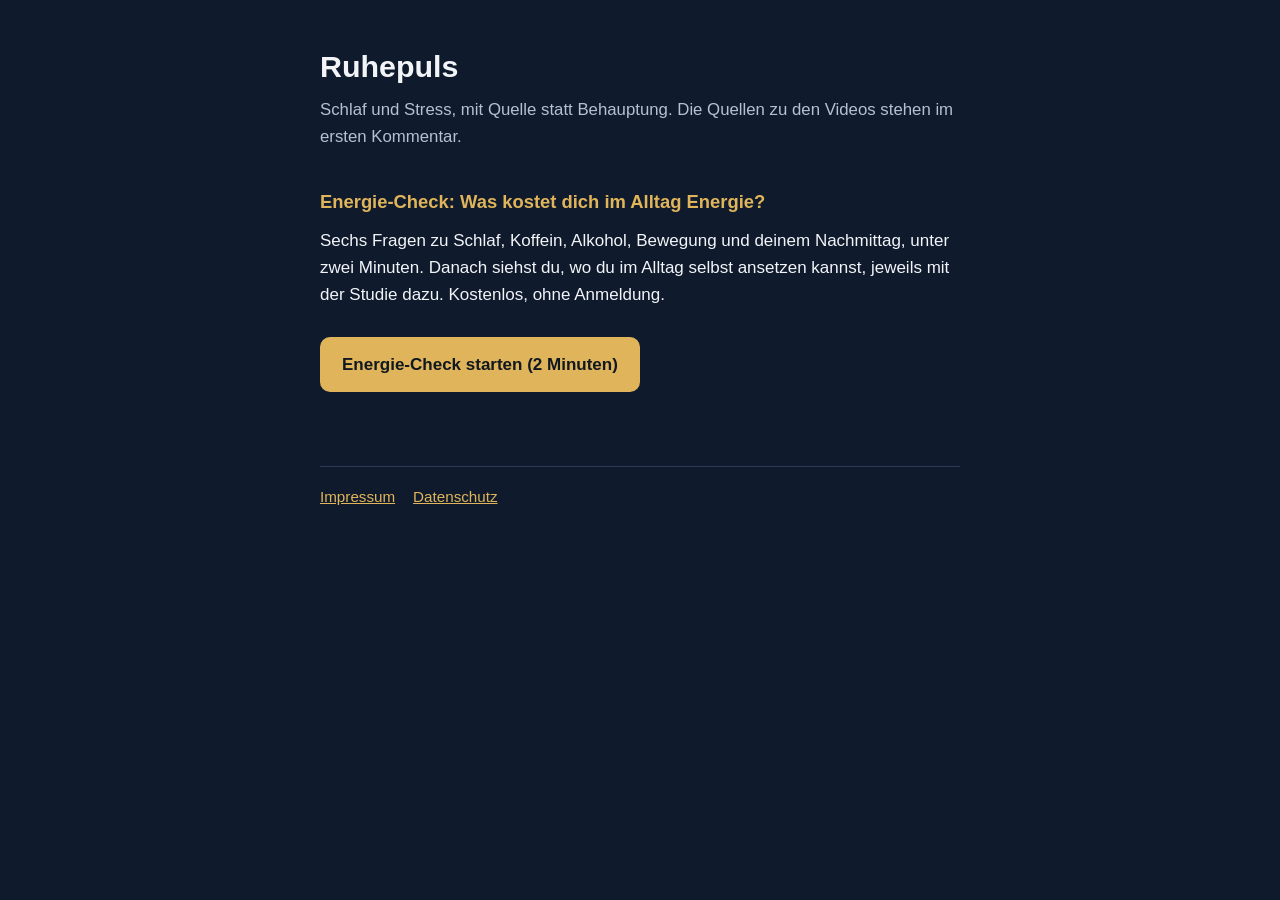
<file: index.html>
<!doctype html><html lang="de"><head><meta charset="utf-8"><meta name="viewport" content="width=device-width,initial-scale=1"><title>Ruhepuls — Schlaf und Stress, mit Quelle statt Behauptung</title><link rel="stylesheet" href="style.css"><meta name="robots" content="index,follow"></head><body><main>
<h1>Ruhepuls</h1>
<!-- Texte: Recht 24.09.2026, G17; Ueberschrift und Absatz zum Check nach dem Umbau
     24.09. abends (U3) aus check/index.html (<title>, lead). -->
<p class="lead">Schlaf und Stress, mit Quelle statt Behauptung. Die Quellen zu den Videos stehen im ersten Kommentar.</p>
<h2>Energie-Check: Was kostet dich im Alltag Energie?</h2>
<p>Sechs Fragen zu Schlaf, Koffein, Alkohol, Bewegung und deinem Nachmittag, unter zwei Minuten. Danach siehst du, wo du im Alltag selbst ansetzen kannst, jeweils mit der Studie dazu. Kostenlos, ohne Anmeldung.</p>
<a class="btn" href="check/#start">Energie-Check starten (2 Minuten)</a>
<!-- Der Absatz "Was die Forschung wirklich ueber Schlaf sagt" mit dem
     Gumroad-Knopf stand hier. Er zeigte auf href="GUMROAD_URL" und damit ins
     Leere — es gibt noch kein Produkt. Kommt zurueck, wenn es eins gibt;
     dann auch die Abschnitte 4 und 7 der Datenschutzerklaerung. -->
<footer><a href="impressum.html">Impressum</a><a href="datenschutz.html">Datenschutz</a></footer>
</main></body></html>
</file>
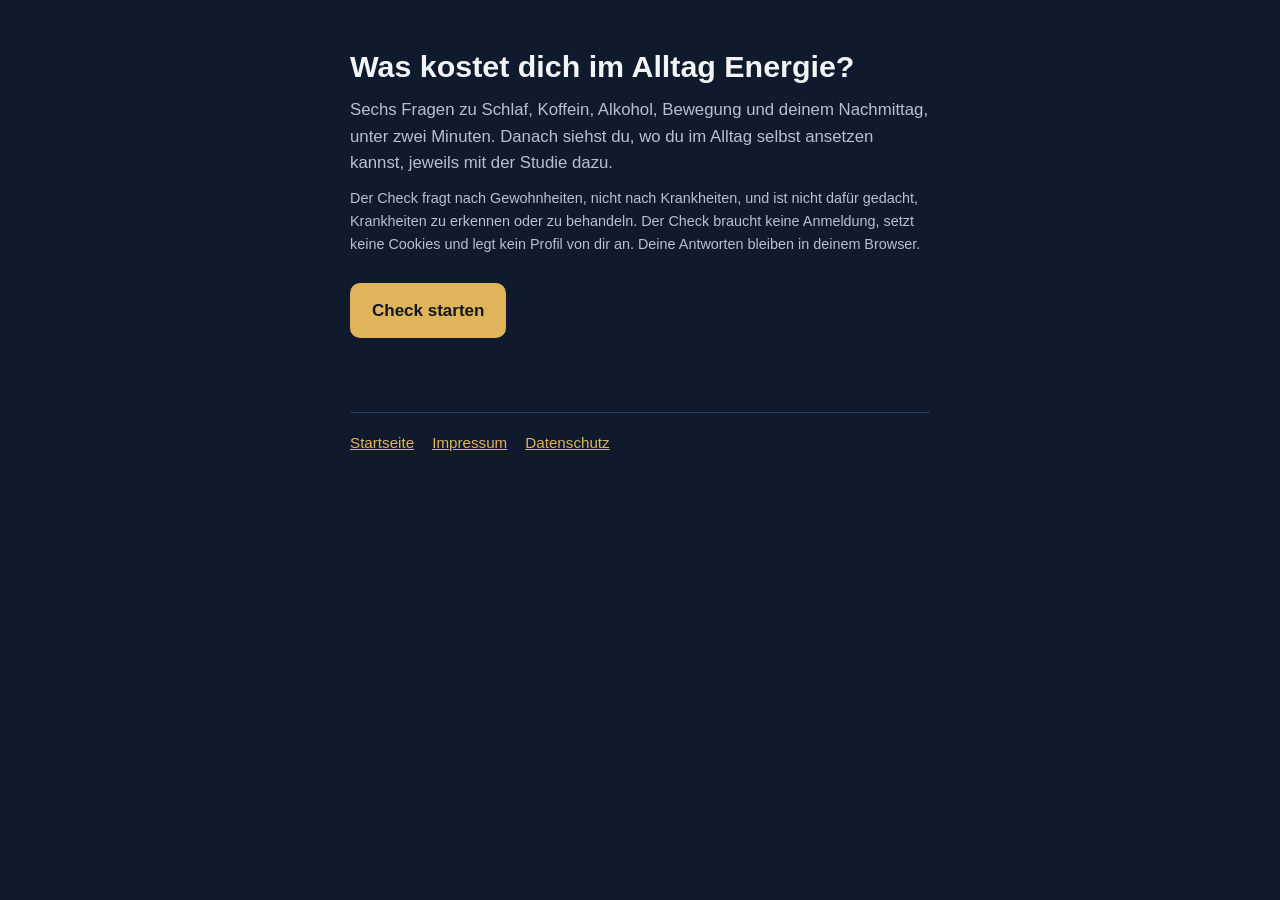
<file: check/index.html>
<!doctype html><html lang="de" class="check"><head><meta charset="utf-8">
<meta name="viewport" content="width=device-width,initial-scale=1">
<title>Energie-Check: Was kostet dich im Alltag Energie? · Ruhepuls</title>
<meta name="description" content="Sechs Fragen zu Schlaf, Koffein, Alkohol, Bewegung und deinem Nachmittag, unter zwei Minuten. Danach siehst du, wo du im Alltag selbst ansetzen kannst, jeweils mit der Studie dazu.">
<link rel="stylesheet" href="../style.css"><link rel="stylesheet" href="check.css?v=d460091d">
<meta name="robots" content="index,follow"></head><body><main>
<!-- Texte: „(C) Abteilung Produkt & Text — Energie-Check, 7 Tage, Tag-7-Angebot
     (24.09.2026)“, Abschnitt 1. Umbau 24.09. abends (Entscheidungen, Nachtrag
     ~18:00, U1–U3): Werkzeug fuer Gesunde, kein Symptom-Check. Keine
     Warnzeichen-Frage, kein Arzt-Kasten, keine Seelsorge-Box, jeder
     bekommt den Mail-Block. Kein Ergebnis verweist in die Praxis; das tut
     nur der feste Hinweis am Ende (Zweig t). Die Reihenfolge der Bausteine:
     reihenfolge() in regeln.js. -->

<!-- Ueberschrift (U3). Muster aus der Markt-Datei, 3.1 (RISE, Priestley/
     ScoreApp, LebenslangGesund): Frage an den Leser, Ergebnis-Versprechen
     ohne Wirkversprechen („deine größten Hebel“, nie „mehr Energie“), kurze
     Dauerangabe („unter zwei Minuten“). Nach Gewohnheit, nicht nach Symptom.
     Eingebaut: „Was kostet dich im Alltag Energie?“ — Liams eigene Richtung,
     fragt nach dem Alltag statt nach dem Befinden, passt woertlich zum
     Profil „Dein größter Hebel ist …“.
     Kandidat 2: „Welche deiner Gewohnheiten kosten dich Energie?“ — genauer,
     aber „Gewohnheiten“ klingt nach Vorwurf.
     Kandidat 3: „Wo geht dir im Alltag Energie verloren?“ — weich, aber
     passiv; der Leser tut darin nichts.
     Geprueft: pruefe-check.py, Zweig q (kein Symptom in einer Ueberschrift). -->

<!-- ===== 1. Start ===== -->
<section id="start">
  <h1>Was kostet dich im Alltag Energie?</h1>
  <p class="lead">Sechs Fragen zu Schlaf, Koffein, Alkohol, Bewegung und deinem Nachmittag, unter zwei Minuten. Danach siehst du, wo du im Alltag selbst ansetzen kannst, jeweils mit der Studie dazu.</p>
  <p class="small">Der Check fragt nach Gewohnheiten, nicht nach Krankheiten, und ist nicht dafür gedacht, Krankheiten zu erkennen oder zu behandeln. Der Check braucht keine Anmeldung, setzt keine Cookies und legt kein Profil von dir an. Deine Antworten bleiben in deinem Browser.</p>
  <button class="btn" id="losgehts" type="button">Check starten</button>
</section>

<!-- ===== 2. Fragen ===== -->
<section id="fragen" class="weg">
  <div class="fortschritt"><i id="balken"></i></div>
  <p class="zaehler" id="zaehler">Frage 1 von 6</p>
  <p class="frage" id="fragetext"></p>
  <p class="zusatz" id="fragezusatz"></p>
  <ul class="zusatzliste weg" id="fragezusatzListe"></ul>
  <div class="antworten" id="antworten"></div>
  <div class="navi">
    <button class="link weg" id="zurueck" type="button">Zurück</button>
  </div>
</section>

<!-- ===== 3. Ergebnis — steht IMMER vor dem E-Mail-Block im DOM ===== -->
<section id="ergebnis" class="weg">
  <div id="fluss">

  <!-- [B] Profil -->
  <div class="muster" id="profil">
    <p class="zaehler">Dein Ergebnis</p>
    <h2 id="ergebnisTitel"></h2>
    <p id="ergebnisSatz"></p>
  </div>

  <!-- [C] Kurzliste -->
  <div class="weg" id="hebelListe">
    <h2>Wo du ansetzen kannst</h2>
    <p class="small">Gemeint sind Gewohnheiten, die du selbst ändern kannst und die in Studien mit Schlaf oder Müdigkeit zusammenhängen.</p>
    <ol id="hebelListeOl"></ol>
  </div>

  <!-- [D] Mail-Block, hoechstens 60 Woerter (pruefe-check.py). Steht in
       JEDEM Ergebnis (U2), Zweig p prueft das fuer alle Antworten. -->
  <div class="mailblock" id="mailblock">
    <h2>Deine Energiekurve – 7 Tage</h2>
    <!-- 30.09.2026 Nutzen-Satz (Liam: „es wird immer noch nicht direkt klar, was man von diesem Ergebnis hat … größter Hebel“). Gleicher Satz in kurve/index.html, Mail 1 und Tag-1-Video. Beispiel mit Schlaf, weil Koffein/Alkohol den Tag DANACH zählen. -->
    <p class="lead">In 7 Tagen siehst du mit deinen eigenen Zahlen, ob deine Vermutung stimmt, zum Beispiel: Wie viel Energie hattest du nach Nächten mit mindestens 7 Stunden Schlaf, und wie viel nach kürzeren?</p>
    <!-- 30.09. abends (Liam): Beispiel-Karte IM Mail-Block unter dem Nutzen-Satz, nicht ueber dem Ergebnis.
         Ausserhalb des Blocks blieb sie oben stehen, weil check.js die Bausteine hinter sie haengt. -->
    <div class="beispiel-karte" aria-label="Beispiel für ein Ergebnis nach 7 Tagen"><p class="beispiel-titel">Beispiel nach 7 Tagen</p><p class="beispiel-zeile"><span>Nach mindestens 7&nbsp;Stunden Schlaf</span><b>Energie Ø 6,8</b></p><p class="beispiel-zeile"><span>Nach kürzeren Nächten</span><b>Energie Ø 5,1</b></p></div>
    <!-- MAILERLITE_FORM -->
    <!-- MailerLite-Formular (Form 199491451928708547, Double-Opt-in).
         Bewusst OHNE MailerLites eigene Skripte und Zaehlaufrufe: Beim Laden der Seite
         geht nichts an MailerLite. Erst der Klick auf den Button schickt die Adresse — siehe mail.js.
         OFFEN (Liam, MailerLite, Recht R3): Liam benennt die Gruppe „Ruhepuls – 7 Naechte“ in
         „Ruhepuls – Energiekurve 7 Tage“ um und schaltet die alte Automation „Die 7 Naechte“ aus.
         Formular- und Gruppen-ID bleiben dabei gleich, deshalb hier nichts tauschen. -->
    <form id="mailForm" class="mailform" action="https://assets.mailerlite.com/jsonp/2657658/forms/199491451928708547/subscribe" method="post" target="_blank">
      <label class="sr-only" for="mailFeld">Deine Mailadresse</label>
      <input id="mailFeld" type="email" name="fields[email]" required autocomplete="email" autocapitalize="off" autocorrect="off" spellcheck="false" inputmode="email" placeholder="deine@mailadresse.de">
      <input type="hidden" name="ml-submit" value="1">
      <input type="hidden" name="anticsrf" value="true">
      <button class="btn" type="submit">Kostenlos mitmachen</button>
      <p class="small weg" id="mailTipp" role="alert">Meintest du <b id="mailTippAdresse"></b>? <button type="button" class="linkknopf" id="mailTippJa">Ja, so ändern</button></p>
      <p class="small weg" id="mailFehler" role="alert">Das hat nicht geklappt. Prüf die Adresse und versuch es noch einmal.</p>
    </form>
    <div class="weg" id="mailDanke" aria-live="polite">
      <!-- 06.10.2026: Bestaetigungsmail jetzt deutsch (MailerLite Comfort, Liam). Betreff und Knopf
           muessen woertlich zur Mail passen. Adresse wird angezeigt und ist aenderbar (Liam 06.10.:
           „wenn du die Mail falsch eingetragen hast, dann kannst du sie ja nicht nochmal aendern“). -->
      <h3><span class="haken" aria-hidden="true">✓</span> Noch 1 Schritt: Mail bestätigen</h3>
      <p class="mailan">Gesendet an <b id="mailAn"></b></p>
      <button type="button" class="btn-zweit" id="mailAendern">Adresse falsch? Hier ändern</button>
      <p>Ohne diesen Klick kommt keine einzige Mail. So sieht sie aus:</p>
      <figure class="mailvorschau" role="img" aria-label="Mail von Ruhepuls, Betreff Bitte bestätigen: deine 7 Tage Energiekurve, mit grünem Knopf Ja, Adresse bestätigen">
        <span class="mv-kopf"><b>Ruhepuls</b><span>Bitte bestätigen: deine 7 Tage Energiekurve</span></span>
        <span class="mv-titel">Bestätige deine Mailadresse</span>
        <span class="mv-knopf">Ja, Adresse bestätigen</span>
      </figure>
      <ol class="schritte">
        <li>Postfach öffnen.</li>
        <li>Mail von <b>Ruhepuls</b> mit dem Betreff <b>„Bitte bestätigen: deine 7 Tage Energiekurve“</b> suchen.</li>
        <li>Auf den grünen Knopf <b>„Ja, Adresse bestätigen“</b> tippen. Dann kommt sofort Tag 1.</li>
      </ol>
      <a class="btn weg" id="postfachKnopf" href="#" target="_blank" rel="noopener">Postfach öffnen</a>
      <p class="small">Keine Mail da? Sieh im Spam-Ordner nach, bei Gmail auch unter „Werbung“.</p>
      <!-- 06.10.2026, Recherche „Anmeldestrecke wie die Profis“: MailerLite schickt die Bestaetigung erneut, wenn eine
           unbestaetigte Adresse das Formular noch einmal absendet — einzige erlaubte Erinnerung. Erscheint nach 60 s, hoechstens 2x. -->
      <button type="button" class="btn-zweit weg" id="mailNochmal">Keine Mail da? Nochmal senden</button>
      <p class="small weg" id="mailNochmalOk" aria-live="polite">Ist raus. Schau in ein, zwei Minuten nach, auch im Spam-Ordner.</p>
      <p>Die Mails sind für alle gleich, denn dein Ergebnis bleibt in deinem Browser. Niemand außer dir sieht es. Ruhepuls sieht, welche Links du in den Mails anklickst, aber nicht, ob du eine Mail öffnest.</p>
    </div>
    <!-- Einwilligungssatz: Abteilung Recht 24.09.2026, Textvorschlag (b), Inhalt woertlich;
         Klartext-Fassung 24.09. spaet: „Ich sehe“ -> „Ruhepuls sieht“ (Absender Ruhepuls,
         kein „ich“), Satzbau ohne Telegrammstil. Aussage unveraendert. -->
    <p class="small">Danach höchstens wöchentlich Neues und eigene Angebote. Ruhepuls sieht, welche Links du in den Mails anklickst. Mitmachen ab 16 Jahren, abmelden jederzeit. <a href="../datenschutz.html">Datenschutz</a></p>
  </div>

  <!-- [E] + [F] Hebel-Karten -->
  <div class="weg" id="hebelKarten">
    <h2>Was die Forschung dazu sagt</h2>
    <p class="small">Eine Leitlinie ist eine Empfehlung ärztlicher Fachgesellschaften, an der sich Ärztinnen und Ärzte in Deutschland orientieren. Eine Auswertung fasst viele einzelne Studien zusammen.</p>
    <div id="hebelKartenListe"></div>
  </div>

  <!-- [G] Außerdem aufgefallen -->
  <div class="weg" id="ausserdem">
    <h2>Außerdem aufgefallen</h2>
    <p class="small">Diese Punkte stehen in deinem Ergebnis weiter hinten. Tipp auf eine Zeile, dann klappt sie auf.</p>
    <div id="ausserdemListe"></div>
  </div>

  <!-- [I] zurueck zum Mail-Block -->
  <p class="weg" id="zumMailblock"><a href="#mailblock">Nach oben: kostenlos für die 7 Tage anmelden ↑</a></p>

  </div>

  <!-- [J] Teilen · Noch einmal -->
  <div class="teilen">
    <button class="btn sekundaer" id="teilen" type="button">Ergebnis teilen</button>
    <button class="btn sekundaer" id="nochmal" type="button">Noch einmal</button>
  </div>
  <p class="small" id="teilenStatus" aria-live="polite"></p>
  <!-- 30.09. abends: Teilen als Bild. Erscheint nur, wo das Geraet kein Bild teilen kann. -->
  <div class="teilbild weg" id="teilBild">
    <p class="small">Dein Ergebnis als Bild. Am Handy: Bild gedrückt halten, dann sichern oder teilen.</p>
    <img id="teilBildImg" alt="Dein Ergebnis beim Energie-Check als Bild" width="1080" height="1920">
    <p class="small"><a id="teilBildLaden" download="energie-check-ruhepuls.png" href="#">Bild herunterladen</a> · <button class="link" id="teilLink" type="button">Nur den Link kopieren</button></p>
  </div>

  <!-- [K] Fester Hinweis, immer, hoechstens 2 Saetze (U1, Zweig r).
       Alarmzeichen nur aus der DEGAM-Grundlage der Fach-Datei, 2.1:
       ueber 4 Wochen ungeklaert (Abb. 2), Fieber/Nachtschweiss, ungewollter
       Gewichtsverlust, Atempausen im Schlaf. -->
  <p class="hinweis" id="festerHinweis">Das hier ersetzt keinen Arzt. Bist du seit über vier Wochen ohne erkennbaren Grund müde, schläfst du tagsüber ungewollt ein oder kommen Fieber, Nachtschweiß, ungewollter Gewichtsverlust oder Atempausen im Schlaf dazu, lass es abklären.</p>
</section>

<footer><a href="../index.html">Startseite</a><a href="../impressum.html">Impressum</a><a href="../datenschutz.html">Datenschutz</a></footer>
</main>
<script src="regeln.js"></script>
<script src="videolinks.js"></script>
<script src="check.js?v=edbc3932"></script>
<script src="postfach.js?v=13b842ba"></script>
<script src="mail.js?v=f7cf24ca"></script>
</body></html>
</file>
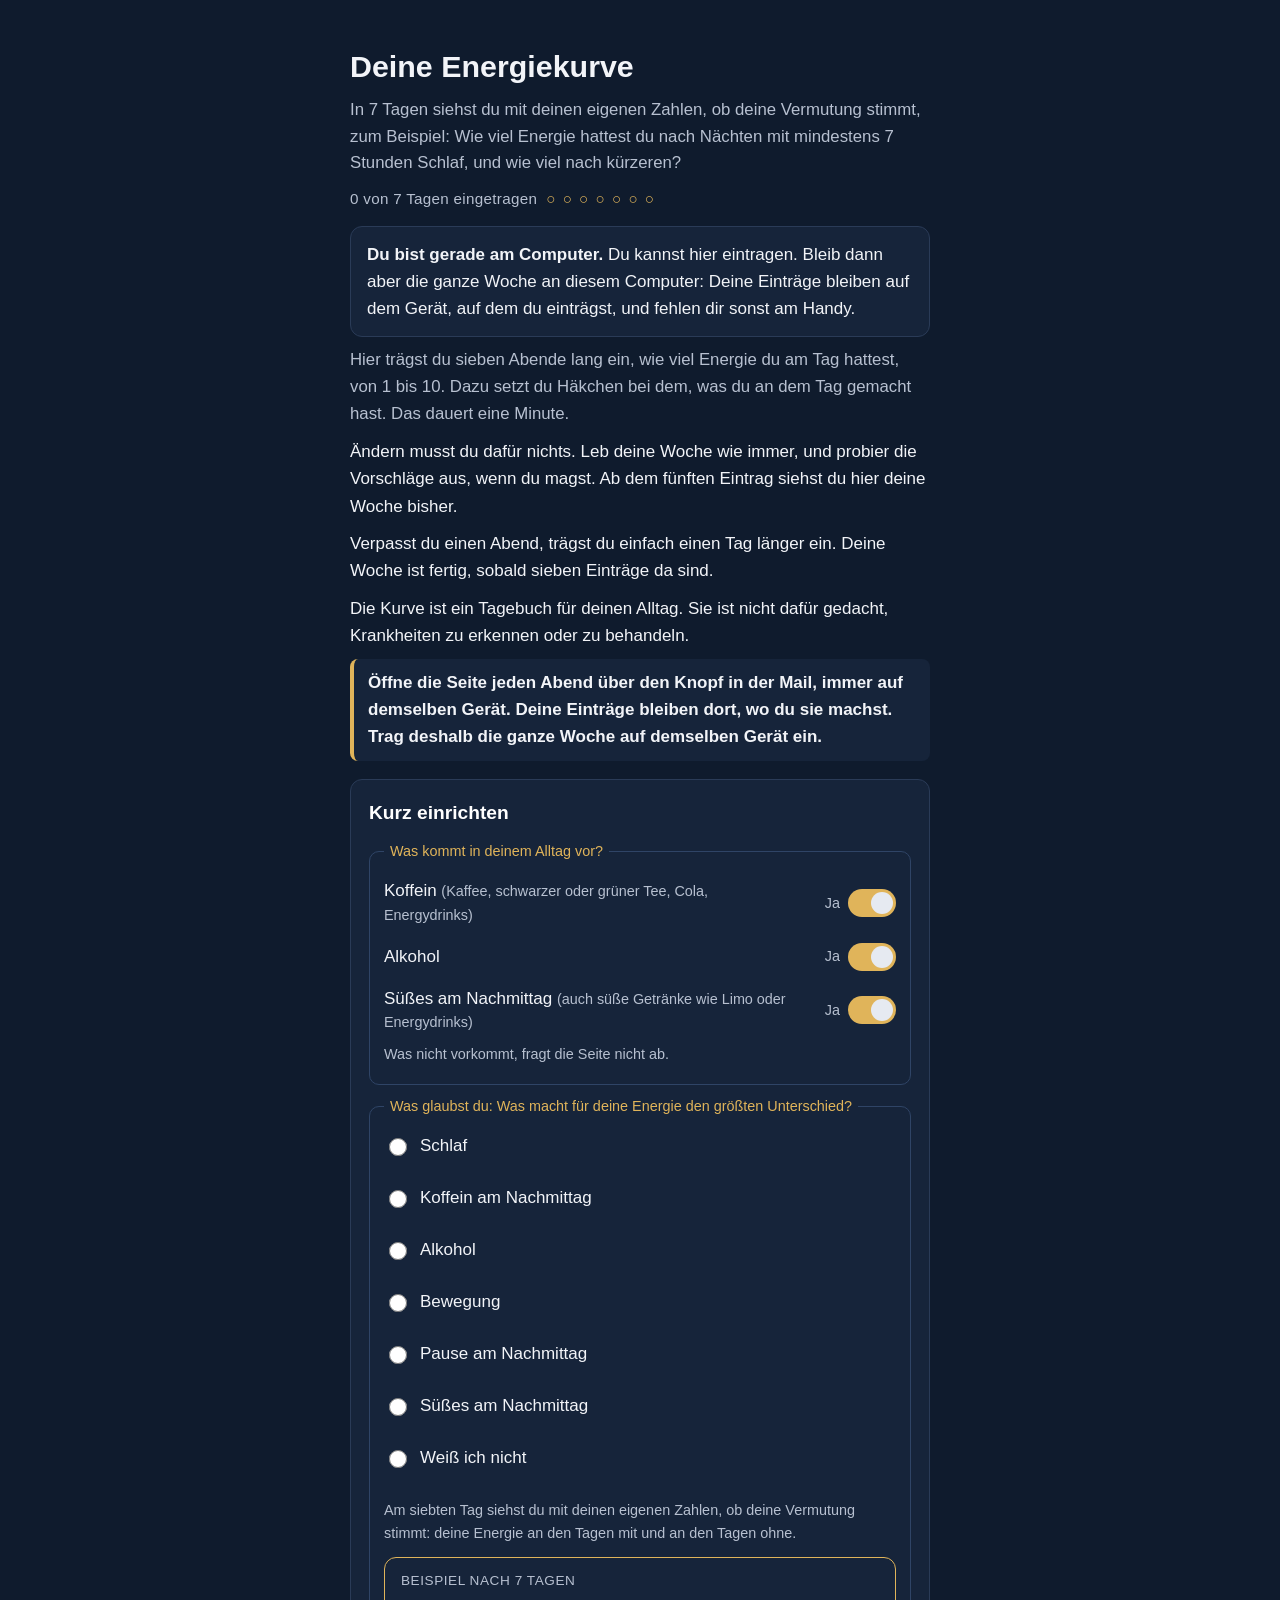
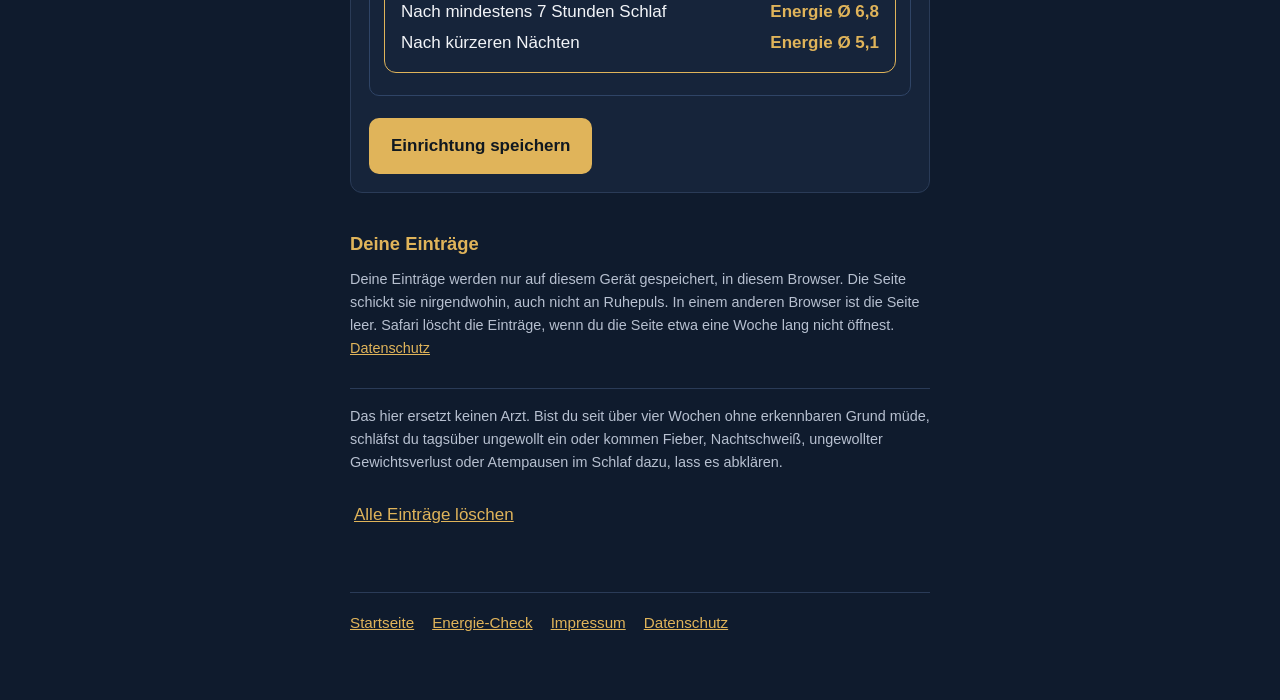
<file: kurve/index.html>
<!doctype html><html lang="de" class="kurve"><head><meta name="robots" content="noindex"><meta charset="utf-8">
<meta name="viewport" content="width=device-width,initial-scale=1">
<title>Deine Energiekurve – 7 Tage · Ruhepuls</title>
<link rel="stylesheet" href="../style.css"><link rel="stylesheet" href="kurve.css">
</head><body><main>
<!-- Texte: „(C) Abteilung Produkt & Text — Energie-Check, 7 Tage, Tag-7-Angebot
     (24.09.2026)“, Abschnitt 2; Klartext-Fassung 24.09. spaet (Leser-Test,
     Liam: „ueberhaupt keinen Plan, worum es geht“). Umbau 28.09.2026 nach
     „(C) Umbau 7 Tage — Bauauftrag“: Einrichtung, Ergebnis ohne Sieger,
     Einträge mitnehmen, Tageswechsel 4:00. GRUNDSATZ: Die 7 Tage beweisen
     nichts, sie zeigen dir deine Woche. Alles laeuft im Browser: kein
     Netzaufruf, kein Formular an MailerLite, kein fremdes Skript. Gespeichert
     wird nur unter dem Schluessel ruhepuls.kurve.v1 (localStorage). Geprueft
     von scripts/pruefe-check.py, Zweige k, u, v, w. -->

<h1>Deine Energiekurve</h1>
<p class="lead nutzen" id="nutzen">In 7 Tagen siehst du mit deinen eigenen Zahlen, ob deine Vermutung stimmt, zum Beispiel: Wie viel Energie hattest du nach Nächten mit mindestens 7 Stunden Schlaf, und wie viel nach kürzeren?</p>
<p class="fortschritt-zeile" id="fortschritt">0 von 7 Tagen eingetragen <span class="punkte">○ ○ ○ ○ ○ ○ ○</span></p>

<!-- 28.09.: In-App-Browser (TikTok, Instagram, Facebook, Google-App) haben einen
     eigenen Speicher. Prüfung Personas P8: Wer wechselt, sieht „0 von 7“. -->
<!-- 02.10.2026 (Bau „Kurve repariert“, Punkt 6): In TikTok, Instagram und Facebook ohne
     gespeicherte Daten keine Einrichtung — dort Eingerichtetes findet man über die Mail nie wieder. -->
<div class="warnkasten weg" id="sozialApp" role="note">
  <p><b>Öffne den Link aus deiner Mail.</b></p>
  <p>Du bist gerade im Browser von TikTok, Instagram oder Facebook. Was du hier einrichtest und einträgst, bleibt in dieser App. Über den Knopf in deiner Mail findest du es nicht wieder.</p>
  <p>Öffne die Kurve deshalb über den Knopf in der Mail „Tag 1 von 7“. Noch keine Mail? Dann melde dich zuerst über den <a href="../check/">Energie-Check</a> an.</p>
</div>

<div class="warnkasten weg" id="inApp" role="note">
  <!-- Fassung 3 (Liam 28.09., 22:15): Einträge bleiben, wo sie gemacht werden. Kein Rat
       mehr zu Safari/Chrome/Lesezeichen — genau der Wechsel trennte die Einträge
       (Durchlauf-Test, Befund 1, 4/4). -->
  <p><b>Du bist gerade im Browser einer App,</b> zum Beispiel deiner Mail-App, TikTok oder Instagram. Deine Einträge bleiben dann in dieser App.</p>
  <p>Öffne die Seite deshalb jeden Abend auf demselben Weg: über den Knopf in der Mail, auf demselben Handy oder Tablet.</p>
  <p><button class="btn sekundaer klein ohne-rand" id="inAppMitnehmen" type="button">Einträge von hier mitnehmen</button></p>
</div>

<div class="meldung weg" id="uebernehmen" aria-live="polite">
  <p><b>Einträge übernehmen?</b></p>
  <p id="uebernehmenText"></p>
  <button class="btn" id="uebernehmenJa" type="button">Ja, übernehmen</button>
  <button class="btn sekundaer" id="uebernehmenNein" type="button">Nein</button>
</div>
<p class="fehler weg" id="linkKaputt" role="alert">Der Link ist unvollständig. Kopier ihn noch einmal ganz, bis zum Ende.</p>
<p class="meldung weg" id="uebernommen" aria-live="polite">Übernommen. Deine Einträge sind jetzt auf diesem Gerät.</p>
<!-- 02.10.2026 (Punkt 6): Leerer Speicher bei einer Mail ab Tag 2 ist der Normalfall bei jedem
     Wegwechsel (jede App hat ihren eigenen Speicher). Gross, mit Anleitung; das Feld ersetzt die
     Adresszeile, die In-App-Browser nicht haben. Der Link wird nur hier im Browser gelesen. -->
<div class="warnkasten weg" id="leerHinweis" role="note">
  <p><b>Hier ist noch nichts gespeichert.</b></p>
  <p>Hast du schon eingetragen? Dann liegen deine Einträge dort, wo du die Seite bisher geöffnet hast: in einer anderen App, einem anderen Browser oder auf einem anderen Gerät. So holst du sie her:</p>
  <ol class="schritte">
    <li>Öffne die Seite dort, wo du bisher eingetragen hast.</li>
    <li>Tipp unten auf „Einträge mitnehmen“ und dann auf „Link kopieren“.</li>
    <li>Füg den Link hier ein und tipp auf „Einträge holen“.</li>
  </ol>
  <label class="feld-titel" for="einfuegenFeld">Link einfügen</label>
  <input class="link-feld" id="einfuegenFeld" type="text" autocomplete="off" autocapitalize="off" spellcheck="false" placeholder="…/kurve/#mitnehmen=…">
  <button class="btn" id="einfuegenKnopf" type="button">Einträge holen</button>
  <p>Hast du noch nichts eingetragen? Dann fang einfach hier an.</p>
</div>

<!-- Fassung 3: Am PC nicht eintragen (Klaus, Durchlauf-Test: Tag 1 am Büro-PC „gefangen“). -->
<p class="meldung weg" id="amPC" role="note"><b>Du bist gerade am Computer.</b> Du kannst hier eintragen. Bleib dann aber die ganze Woche an diesem Computer: Deine Einträge bleiben auf dem Gerät, auf dem du einträgst, und fehlen dir sonst am Handy.</p>

<!-- 25.09.2026 (Liam): Tagesvideo über dem Eintrag — die Mail führt mit ?tag=N hierher.
     Eigene Datei aus ../videos/, kein fremder Dienst. Quadratisch, damit das Feld
     darunter am Handy sichtbar bleibt (Recherche Onboarding 25.09.). 28.09.: kein
     autoplay, Start per Tipp; fehlt die Datei, bleibt der Block still weg. -->
<section class="tagesvideo weg" id="tagesvideo">
  <p class="tagesvideo-titel" id="tagesvideoTitel">Tag 1 von 7</p>
  <video id="tagesvideoFilm" controls playsinline preload="metadata"></video>
  <img class="weg" id="tagesvideoProbe" alt="">
  <p class="small">Darunter trägst du ein.</p>
</section>

<!-- Fassung 3 (Liam 28.09.): Arzt- und Sicherheitssätze nicht im Fließtext von Mail
     und Video, sondern als klar gekennzeichneter Ausnahme-Kasten. Erscheint zum
     Tagesvideo 3 bzw. 5, auch wenn die Videodatei fehlt (Recht O8: das Video läuft
     auf der Seite auch ohne die Mail). Wortlaut = Mail 3 / Mail 5, Fassung 3. -->
<aside class="ausnahme weg" id="ausnahme3" role="note">
  <p class="ausnahme-titel">Liegst du nachts oft lange wach? Dann gilt die Rechnung aus dem Video nicht für dich.</p>
  <p>Gemeint ist: an mehreren Nächten pro Woche, beim Einschlafen oder mitten in der Nacht. Dann ist mehr Zeit im Bett nicht der richtige Rat. Die deutsche Leitlinie zu Schlafproblemen rät etwas anderes: Bist du nach einer Viertelstunde noch wach, steh auf und mach etwas, das dir angenehm ist. Geh erst wieder ins Bett, wenn du schläfrig bist. Am Anfang kann dich das tagsüber müder machen, davor warnt die Leitlinie. Probierst du das aus und fährst Auto oder arbeitest an Maschinen, sprich vorher mit einer Ärztin oder einem Arzt darüber.</p>
</aside>
<aside class="ausnahme weg" id="ausnahme5" role="note">
  <p class="ausnahme-titel">Erschöpft dich schon leichte Anstrengung tagelang? Dann lass das zuerst ärztlich abklären.</p>
  <p>Bis dahin lass diesen Vorschlag weg. Für alle anderen gilt, was auch die Leitlinie der Hausärzte zur Müdigkeit sagt: Achte darauf, wie dein Körper reagiert, und pass die Menge an.</p>
</aside>

<div class="weg" id="ersterBesuch">
  <p class="lead">Hier trägst du sieben Abende lang ein, wie viel Energie du am Tag hattest, von 1 bis 10. Dazu setzt du Häkchen bei dem, was du an dem Tag gemacht hast. Das dauert eine Minute.</p>
  <p>Ändern musst du dafür nichts. Leb deine Woche wie immer, und probier die Vorschläge aus, wenn du magst. Ab dem fünften Eintrag siehst du hier deine Woche bisher.</p>
  <!-- Fassung 3 (Liam 28.09.): Die Woche zählt sieben Einträge, keine Kalendertage. -->
  <p>Verpasst du einen Abend, trägst du einfach einen Tag länger ein. Deine Woche ist fertig, sobald sieben Einträge da sind.</p>
  <!-- Recht 28.09., O9: Zweckbestimmung (MDCG 2019-11, Schritt 5). -->
  <p>Die Kurve ist ein Tagebuch für deinen Alltag. Sie ist nicht dafür gedacht, Krankheiten zu erkennen oder zu behandeln.</p>
</div>

<!-- Hinweis aus Entscheidung T2 (Liam, 24.09.2026), 28.09.: nur beim ersten Besuch.
     Fassung 3: kein Safari/Chrome/Lesezeichen mehr, nur noch der Weg über die Mail. -->
<p class="t2 weg" id="lesezeichen">Öffne die Seite jeden Abend über den Knopf in der Mail, immer auf demselben Gerät. Deine Einträge bleiben dort, wo du sie machst. Trag deshalb die ganze Woche auf demselben Gerät ein.</p>

<!-- 28.09.: Einrichtung vor dem ersten Eintrag, ein Bildschirm. Was nicht
     vorkommt, fragt die Seite nicht ab — kein leeres Häkchen zählt als
     „getrunken“. Geprüft: pruefe-check.py, Zweig u. -->
<form class="eintrag weg" id="einrichtung" novalidate>
  <h2>Kurz einrichten</h2>
  <fieldset>
    <legend>Was kommt in deinem Alltag vor?</legend>
    <label class="schalter-zeile" for="schalter-koffein"><span>Koffein <span class="small">(Kaffee, schwarzer oder grüner Tee, Cola, Energydrinks)</span></span>
      <span class="schalter-feld"><span class="schalter-stand" id="stand-koffein" aria-hidden="true">Ja</span><input type="checkbox" role="switch" id="schalter-koffein" checked></span></label>
    <label class="schalter-zeile" for="schalter-alkohol"><span>Alkohol</span>
      <span class="schalter-feld"><span class="schalter-stand" id="stand-alkohol" aria-hidden="true">Ja</span><input type="checkbox" role="switch" id="schalter-alkohol" checked></span></label>
    <label class="schalter-zeile" for="schalter-suesses"><span>Süßes am Nachmittag <span class="small">(auch süße Getränke wie Limo oder Energydrinks)</span></span>
      <span class="schalter-feld"><span class="schalter-stand" id="stand-suesses" aria-hidden="true">Ja</span><input type="checkbox" role="switch" id="schalter-suesses" checked></span></label>
    <p class="small">Was nicht vorkommt, fragt die Seite nicht ab.</p>
  </fieldset>
  <fieldset>
    <legend id="tippFrage">Was glaubst du: Was macht für deine Energie den größten Unterschied?</legend>
    <label><input type="radio" name="tipp" value="schlaf7"> Schlaf</label>
    <label><input type="radio" name="tipp" value="koffeinSpaet"> Koffein am Nachmittag</label>
    <label><input type="radio" name="tipp" value="alkoholGetrunken"> Alkohol</label>
    <label><input type="radio" name="tipp" value="bewegt"> Bewegung</label>
    <label><input type="radio" name="tipp" value="pause"> Pause am Nachmittag</label>
    <label><input type="radio" name="tipp" value="suessesNachmittag"> Süßes am Nachmittag</label>
    <label><input type="radio" name="tipp" value="weissNicht"> Weiß ich nicht</label>
    <p class="small">Am siebten Tag siehst du mit deinen eigenen Zahlen, ob deine Vermutung stimmt: deine Energie an den Tagen mit und an den Tagen ohne.</p>
    <div class="beispiel-karte" aria-label="Beispiel für ein Ergebnis nach 7 Tagen"><p class="beispiel-titel">Beispiel nach 7 Tagen</p><p class="beispiel-zeile"><span>Nach mindestens 7&nbsp;Stunden Schlaf</span><b>Energie Ø 6,8</b></p><p class="beispiel-zeile"><span>Nach kürzeren Nächten</span><b>Energie Ø 5,1</b></p></div>
  </fieldset>
  <p class="fehler weg" id="tippFehlt" role="alert" tabindex="-1">Wähl bei deiner Vermutung eine Antwort. „Weiß ich nicht“ geht auch.</p>
  <button class="btn" id="einrichtungSpeichern" type="submit">Einrichtung speichern</button>
  <button class="btn sekundaer weg" id="einrichtungAbbrechen" type="button">Abbrechen</button>
</form>

<p class="fehler weg" id="speicherFehler" role="alert">Dein Browser lässt hier gerade kein Speichern zu, zum Beispiel in einem privaten Fenster. Öffne die Seite in einem normalen Fenster, sonst ist dein Eintrag morgen weg.</p>
<!-- N2 (Zweitabnahme 29.09., Technik SOLLTE): zwei Tabs. Jeder Mail-Knopf oeffnet einen neuen Tab; ein alter Tab
     ueberschreibt einen neueren Stand nicht mehr, sondern laedt ihn und zeigt diesen Hinweis. Wortlaut wie app.warn.andererTab. -->
<p class="meldung weg" id="andererTab" role="status">In einem anderen Tab hat sich inzwischen etwas geändert. Hier steht jetzt der neuere Stand. Prüf kurz, ob dein letzter Eintrag angekommen ist, und trag ihn sonst noch einmal ein.</p>

<!-- Fassung 3: nicht mehr „Jetzt kommt dein erster Eintrag“ — das verleitete mittags zum Eintragen (Befund 6, 3/4). -->
<p class="meldung weg" id="eingerichtet" aria-live="polite">Eingerichtet. Deinen ersten Tag trägst du heute Abend ein, wenn er vorbei ist. Öffne die Seite dann wieder über den Knopf in der Mail.</p>
<!-- 02.10.: Einrichtung ab 17 Uhr — das Formular ist dann gleich offen. -->
<p class="meldung weg" id="eingerichtetAbend" aria-live="polite">Eingerichtet. Deinen ersten Tag trägst du gleich hier unten ein, wenn er für dich vorbei ist, sonst später bis 4 Uhr nachts.</p>
<p class="meldung weg" id="einstellungGespeichert" aria-live="polite">Deine Einstellungen sind gespeichert.</p>
<p class="meldung weg" id="gespeichert" aria-live="polite">Gespeichert. Bis morgen Abend.</p>
<p class="meldung weg" id="gespeichertLetzter" aria-live="polite">Gespeichert. Das war dein letzter Tag. Unten siehst du deine Woche.</p>
<p class="meldung weg" id="gesternGespeichert" aria-live="polite">Gestern ist gespeichert. Trag jetzt noch heute ein.</p>
<p class="meldung weg" id="lueckeGelassen" aria-live="polite">Lücke gelassen. Verpasst du einen Abend, trägst du einfach einen Tag länger ein. Deine Woche ist fertig, sobald sieben Einträge da sind.</p>
<p class="meldung weg" id="schonEingetragen">Für heute hast du schon etwas eingetragen. <span id="naechsterAbend">Den nächsten Tag trägst du morgen Abend ein.</span> <button class="btn sekundaer klein" id="aendern" type="button">Ändern</button></p>
<!-- 02.10.2026 (Punkt 1 und 3): Nachholen, höchstens 2 Tage zurück, gekennzeichnet, mit „Lücke lassen“.
     Wer die 20-Uhr-Mail morgens öffnet, trägt so für gestern ein, nicht für den neuen Tag. -->
<div class="nachholen weg" id="nachholen">
  <h2 id="nachholTitel">Für gestern Abend?</h2>
  <p class="small" id="nachholText"></p>
  <div class="nachhol-wahl weg" id="nachholWahl" role="radiogroup" aria-labelledby="nachholTitel"></div>
  <p><button class="link" id="lueckeLassen" type="button">Lücke lassen</button></p>
</div>
<p class="meldung weg" id="voll"><b>Deine sieben Einträge sind da.</b> Weitere Einträge gehen nicht. Deine Werte sind nur auf diesem Gerät gespeichert. Safari löscht sie, wenn du die Seite länger als eine Woche nicht öffnest.</p>

<form class="eintrag weg" id="eintrag" novalidate>
  <h2 id="frageEnergie">Wie viel Energie hattest du heute insgesamt?</h2>
  <p class="eintrag-fuer" id="eintragFuer"></p>
  <p class="small" id="abendsHinweis">Trag erst am Abend ein, wenn dein Tag vorbei ist. Bis 4 Uhr nachts zählt ein Eintrag noch für den Tag davor.</p>
  <p class="small weg" id="nachHinweis">Trag so ein, wie du dich an den Tag erinnerst. Der Eintrag wird als nachgetragen gekennzeichnet.</p>
  <div class="skala" id="skala" role="radiogroup" aria-labelledby="frageEnergie"></div>
  <p class="skala-legende"><span>1 = sehr erschöpft</span><span>10 = richtig wach und frisch</span></p>
  <!-- Fassung 3: „insgesamt“ = Tagesschnitt (Befund 10, 3/4). -->
  <p class="small">Gemeint ist dein Tag im Schnitt, nicht nur der Tiefpunkt und nicht nur, wie du dich gerade fühlst.</p>

  <p class="frage-haken" id="frageHaken"><b>Was hast du heute gemacht?</b> Hak alles an, was stimmt. Was nicht passiert ist, lässt du leer.</p>
  <fieldset>
    <legend id="gruppeHeute">Heute</legend>
    <!-- Fassung 3 (Liam 28.09.): Die Häkchen fragen, was man getan hat, nicht was man
         gelassen hat (Befund 7: „nichts Süßes“ wurde angehakt, wenn es Süßes gab).
         Leer heißt „nicht passiert“. Energydrink steht beim Koffein, damit er nicht am
         Schalter „Süßes“ verloren geht (Befund Jonas). -->
    <label><input type="checkbox" name="hebel" value="schlaf7"> <span><span id="labelSchlaf">Letzte Nacht mindestens 7 Stunden geschlafen</span>
      <span class="hilfe">Gezählt wird Schlaf, nicht die Zeit im Bett. Ein Mittagsschlaf zählt nicht dazu. Nach einem Nachtdienst zählt dein Schlaf am Tag.</span></span></label>
    <label><input type="checkbox" name="hebel" value="koffeinSpaet"> <span>Nach dem Mittagessen noch Koffein getrunken
      <span class="hilfe">Kaffee, schwarzer oder grüner Tee, Cola oder Energydrink.</span></span></label>
    <label><input type="checkbox" name="hebel" value="alkoholGetrunken"> <span>Alkohol getrunken
      <span class="hilfe">Auch ein Glas, auch spät am Abend.</span></span></label>
    <label><input type="checkbox" name="hebel" value="bewegt"> <span>Mindestens eine halbe Stunde so bewegt, dass du etwas schneller geatmet hast
      <span class="hilfe">Zügig gehen, Rad fahren, Sport, Gartenarbeit: Alles zählt, auch auf dem Weg zur Arbeit oder bei der Arbeit. Kürzere Stücke darfst du zusammenzählen.</span></span></label>
    <label><input type="checkbox" name="hebel" value="pause"> <span>Am Nachmittag mindestens 5 Minuten unterbrochen, was du gerade tust (Arbeit, Lernen, Haushalt)
      <span class="hilfe">Nur eine Pause am Nachmittag zählt, die Mittagspause nicht.</span></span></label>
    <label><input type="checkbox" name="hebel" value="suessesNachmittag"> <span>Am Nachmittag etwas Süßes gegessen oder getrunken
      <span class="hilfe">Auch Limo, Cola oder Energydrink mit Zucker.</span></span></label>
  </fieldset>
  <p class="fehler weg" id="fehltZahl" role="alert">Tipp zuerst eine Zahl von 1 bis 10 an.</p>
  <button class="btn" id="speichern" type="submit">Speichern</button>
</form>
<p class="small weg" id="gesternZeile"><span id="gesternFrage">Gestern vergessen?</span> <button class="link" id="fuerGestern" type="button">Für gestern eintragen</button> <button class="link weg" id="fuerVorgestern" type="button">Für vorgestern eintragen</button></p>
<!-- 02.10.2026 (Punkt 2, Ablauf-Prüfung Befund 4): Für heute öffnet das Formular erst um 17 Uhr,
     auch am Einrichtungstag. Für Schicht und Nachteulen bleibt „trotzdem jetzt eintragen“. -->
<p class="meldung weg" id="abHeuteAbend"><span id="abHeuteSatz">Heute trägst du ab 17 Uhr ein, wenn dein Tag vorbei ist.</span> <button class="link" id="trotzdemJetzt" type="button">trotzdem jetzt eintragen</button></p>

<section class="weg" id="kurveBox">
  <h2>Deine Werte, Tag für Tag</h2>
  <div class="diagramm" id="diagramm" aria-hidden="true"></div>
  <p class="small weg" id="nachLegende">Hohler Punkt: nachgetragen, also nicht am selben Abend eingetragen.</p>
  <p class="small">Einzelne Tage können stark voneinander abweichen.</p>
  <table class="sr-only" id="kurveTabelle">
    <thead><tr><th>Datum</th><th>Zahl</th><th>Häkchen</th></tr></thead>
    <tbody></tbody>
  </table>
</section>

<!-- 28.09.: „Dein Ergebnis“ ohne Sieger (Prüfung 7 Tage: 82–85 % Zufallstreffer).
     Nur Tatsachen, die immer stimmen, dazu die eigene Vermutung von Tag 1 mit
     ehrlicher Grenze. Gefüllt von kurve.js (auswerten). Geprüft: Zweig v. -->
<section class="weg" id="woche">
  <p class="small weg" id="wocheBald">Ab dem fünften Eintrag siehst du hier deine Woche bisher: deinen Schnitt, deinen besten und deinen schwächsten Tag und wie oft du welches Häkchen gesetzt hast.</p>
  <div class="ergebnis-karte weg" id="wocheKarte" aria-live="polite">
    <h2 id="wocheTitel">Deine Woche bisher</h2>
    <p class="ergebnis-satz" id="wocheSchnitt"></p>
    <p class="ergebnis-satz" id="wocheSchwankung"></p>
    <p class="small" id="wocheErklaerung"></p>
    <div class="tag-block" id="wocheBester"></div>
    <div class="tag-block" id="wocheSchwaechster"></div>
    <h3>So oft angehakt</h3>
    <ul class="geschafft-liste" id="wocheGeschafft"></ul>
    <p class="small weg" id="wocheNach"></p>
    <!-- 02.10.2026 (Punkt 4, Ablauf-Prüfung Befund 5): „Weiß ich nicht“ bekommt den Vergleich trotzdem.
         Vorher einmal fragen, überspringbar (Recherche: Hypothese vor der Auflösung). -->
    <div class="tipp-block weg" id="vorherFrage">
      <h3>Bevor du's siehst: Was glaubst du jetzt?</h3>
      <p>Am Anfang hast du „Weiß ich nicht“ gewählt. Wenn du magst, rate jetzt einmal: Was hat in deiner Woche für deine Energie den größten Unterschied gemacht? Danach siehst du deine Energie an den Tagen mit und an den Tagen ohne.</p>
      <div class="nachhol-wahl" id="vorherWahl" role="radiogroup"></div>
      <p class="fehler weg" id="vorherFehlt" role="alert">Wähl eine Antwort, oder tipp auf „Überspringen“.</p>
      <button class="btn" id="vorherJa" type="button">Das vermute ich</button>
      <button class="btn sekundaer" id="vorherNein" type="button">Überspringen</button>
    </div>
    <div class="tipp-block weg" id="tippBlock"></div>
    <p class="ergebnis-vorsicht" id="wocheGrenze"></p>
  </div>
</section>

<section class="eigene" id="deineEintraege">
  <h2>Deine Einträge</h2>
  <!-- Recht 28.09., O6: nicht mehr „gehen an niemanden“ (In-App-Umgebung, Mitnehmen-Link). -->
  <p class="small" id="datenschutzSatz">Deine Einträge werden nur auf diesem Gerät gespeichert, in diesem Browser. Die Seite schickt sie nirgendwohin, auch nicht an Ruhepuls. In einem anderen Browser ist die Seite leer. Safari löscht die Einträge, wenn du die Seite etwa eine Woche lang nicht öffnest. <a href="../datenschutz.html">Datenschutz</a></p>
  <!-- 28.09.: Einträge mitnehmen — die Daten stehen im Link hinter „#“, dieser
       Teil geht an keinen Server. Geprüft: Zweig w. -->
  <div id="mitnehmen">
    <button class="btn sekundaer weg" id="mitnehmenKnopf" type="button">Einträge mitnehmen</button>
    <div class="weg" id="mitnehmenBox">
      <label for="mitnehmenLink">Dein Link mit allen Einträgen</label>
      <input class="link-feld" id="mitnehmenLink" type="text" readonly>
      <button class="btn" id="kopieren" type="button">Link kopieren</button>
      <p class="meldung weg" id="kopiert" aria-live="polite">Kopiert. Füg den Link dort in die Adresszeile ein, wo du weiter eintragen willst. Ist dort noch nichts gespeichert, gibt es dafür oben auch ein Feld „Link einfügen“.</p>
      <!-- Recht 28.09., O7: auch „an dich selbst schicken“ läuft über einen Server;
           der Link steht im Browserverlauf. -->
      <p class="small">Öffnest du den Link in einem anderen Browser, fragt die Seite, ob sie deine Einträge übernehmen soll. Die Einträge stehen im Link selbst, hinter dem Zeichen #. Beim Öffnen des Links wird dieser Teil nicht an den Server geschickt, auch nicht an Ruhepuls. Wo du den Link speicherst oder hinschickst, liegen aber auch deine Einträge. Wer den Link hat, sieht sie. Der Link kann außerdem im Verlauf deines Browsers stehen.</p>
    </div>
  </div>
  <p class="weg" id="einstellungenZeile"><button class="link" id="einstellungen" type="button">Einstellungen ändern</button></p>
</section>

<!-- Fester Hinweis, woertlich derselbe wie im Check (#festerHinweis). Keine
     Seelsorge-Nummer, keine Praxis-Weiche (Regel, 24.09. abends). Geprueft:
     pruefe-check.py, Zweig t. -->
<p class="hinweis" id="festerHinweis">Das hier ersetzt keinen Arzt. Bist du seit über vier Wochen ohne erkennbaren Grund müde, schläfst du tagsüber ungewollt ein oder kommen Fieber, Nachtschweiß, ungewollter Gewichtsverlust oder Atempausen im Schlaf dazu, lass es abklären.</p>

<div class="loeschen">
  <button class="link" id="loeschen" type="button">Alle Einträge löschen</button>
  <div class="weg" id="loeschenFrage">
    <p>Wirklich alles löschen? Das lässt sich nicht rückgängig machen.</p>
    <button class="btn" id="loeschenJa" type="button">Ja, löschen</button>
    <button class="btn sekundaer" id="loeschenNein" type="button">Abbrechen</button>
  </div>
</div>

<footer><a href="../index.html">Startseite</a><a href="../check/">Energie-Check</a><a href="../impressum.html">Impressum</a><a href="../datenschutz.html">Datenschutz</a></footer>
</main>
<script src="kurve.js"></script>
</body></html>
</file>
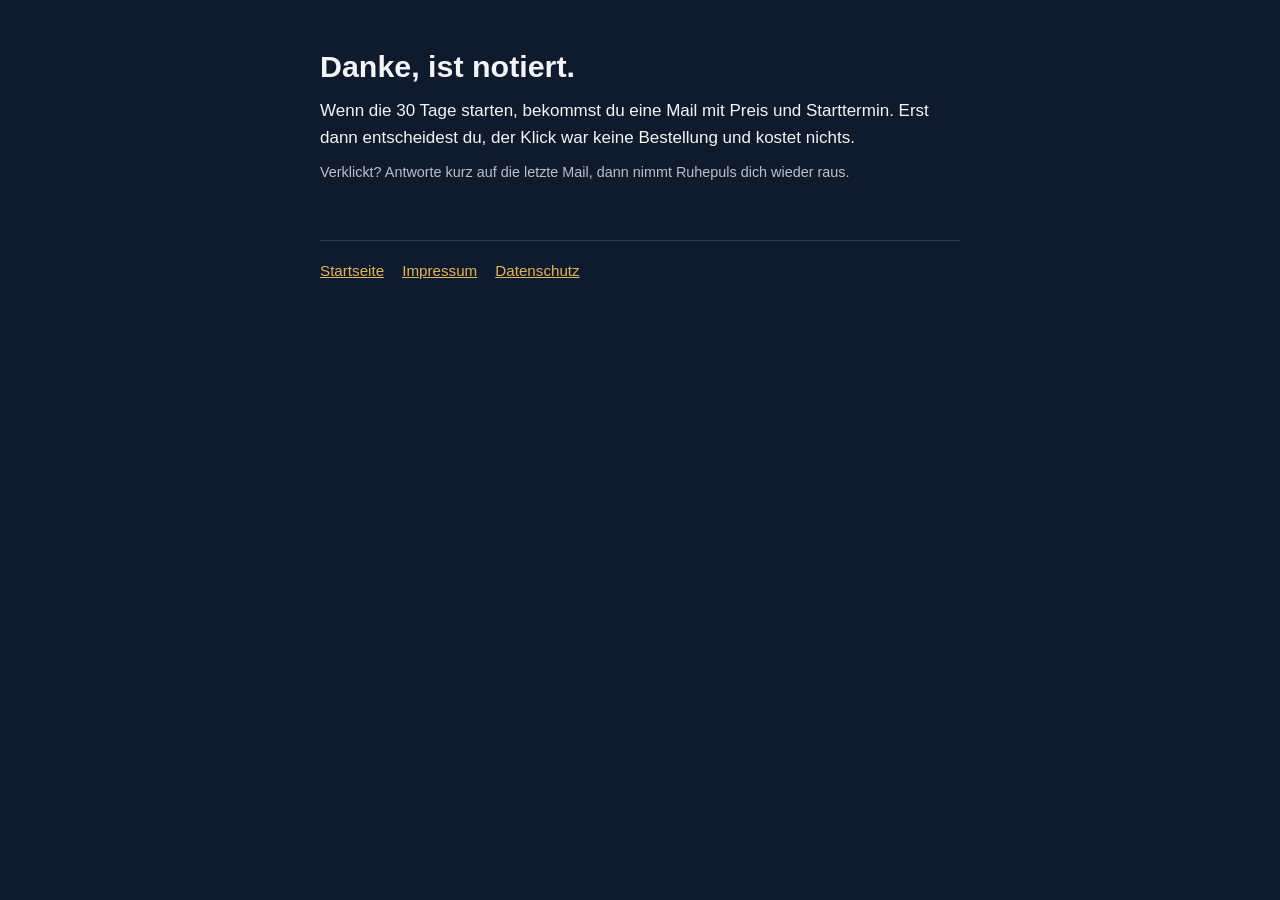
<file: danke/bescheid/index.html>
<!doctype html><html lang="de"><head><meta charset="utf-8"><meta name="viewport" content="width=device-width,initial-scale=1"><title>Danke · Ruhepuls</title><meta name="robots" content="noindex,nofollow"><link rel="stylesheet" href="../../style.css"></head><body><main>
<!-- Danke-Seite nach dem Klick in Mail 8 („Tag 8“, Frage zu den 30 Tagen). Texte:
     Abteilung Recht 28.09.2026 (Umbau 7 Tage), Abschnitt 4, Fassung MIT Gruppen
     (R2: „30 Tage – Bescheid“ / „30 Tage – Nein“ in MailerLite). Kein Formular,
     kein Skript, kein Zaehler. Geprueft: pruefe-check.py, Zweig x. -->
<h1>Danke, ist notiert.</h1>
<p>Wenn die 30 Tage starten, bekommst du eine Mail mit Preis und Starttermin. Erst dann entscheidest du, der Klick war keine Bestellung und kostet nichts.</p>
<p class="small">Verklickt? Antworte kurz auf die letzte Mail, dann nimmt Ruhepuls dich wieder raus.</p>
<footer><a href="../../index.html">Startseite</a><a href="../../impressum.html">Impressum</a><a href="../../datenschutz.html">Datenschutz</a></footer>
</main></body></html>
</file>
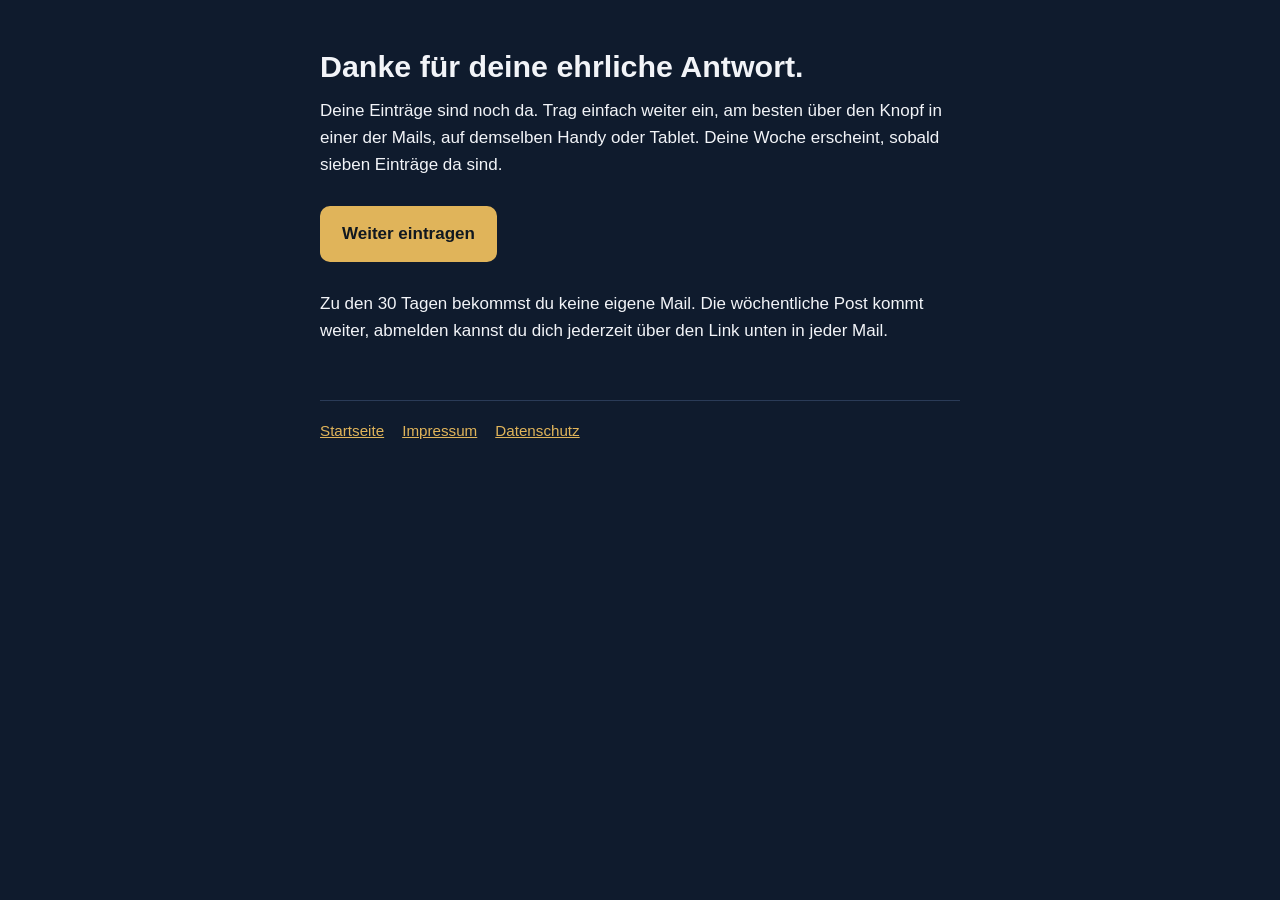
<file: danke/nein-durchgehalten/index.html>
<!doctype html><html lang="de"><head><meta charset="utf-8"><meta name="viewport" content="width=device-width,initial-scale=1"><title>Danke · Ruhepuls</title><meta name="robots" content="noindex,nofollow"><link rel="stylesheet" href="../../style.css"></head><body><main>
<!-- Danke-Seite nach dem Klick in Mail 8 (Frage zu den 30 Tagen). Fassung 3 der
     7 Tage (Liam 28.09.2026, ~22:15): Gruppe „30 Tage – nicht durchgehalten“, wird wie „30 Tage – Nein“ von jeder 30-Tage-Mail ausgeschlossen (Recht R2, § 7 Abs. 1 S. 2 UWG). Kein Formular, kein Skript, kein Zaehler.
     Abnahme 28.09. abends (E3, Verkauf 9): keine Sackgasse — weiter eintragen, Knopf zur Kurve.
     Geprueft: pruefe-check.py, Zweig x. -->
<h1>Danke für deine ehrliche Antwort.</h1>
<p>Deine Einträge sind noch da. Trag einfach weiter ein, am besten über den Knopf in einer der Mails, auf demselben Handy oder Tablet. Deine Woche erscheint, sobald sieben Einträge da sind.</p>
<p><a class="btn" href="../../kurve/">Weiter eintragen</a></p>
<p>Zu den 30 Tagen bekommst du keine eigene Mail. Die wöchentliche Post kommt weiter, abmelden kannst du dich jederzeit über den Link unten in jeder Mail.</p>
<footer><a href="../../index.html">Startseite</a><a href="../../impressum.html">Impressum</a><a href="../../datenschutz.html">Datenschutz</a></footer>
</main></body></html>
</file>
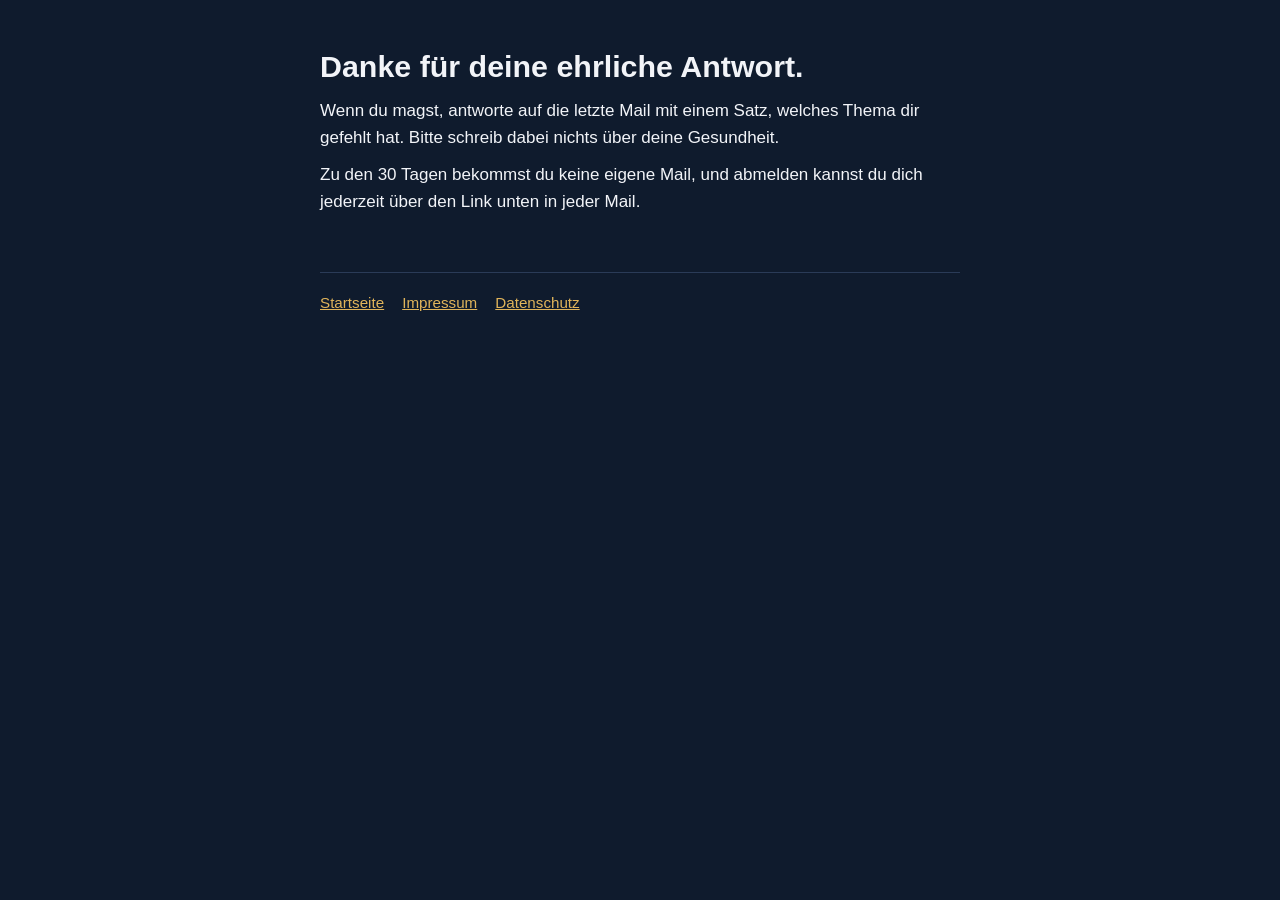
<file: danke/nein-themen/index.html>
<!doctype html><html lang="de"><head><meta charset="utf-8"><meta name="viewport" content="width=device-width,initial-scale=1"><title>Danke · Ruhepuls</title><meta name="robots" content="noindex,nofollow"><link rel="stylesheet" href="../../style.css"></head><body><main>
<!-- Danke-Seite nach dem Klick in Mail 8 („Tag 8“, Frage zu den 30 Tagen). Texte:
     Abteilung Recht 28.09.2026 (Umbau 7 Tage), Abschnitt 4, Fassung MIT Gruppen
     (R2: „30 Tage – Bescheid“ / „30 Tage – Nein“ in MailerLite). Kein Formular,
     kein Skript, kein Zaehler. Geprueft: pruefe-check.py, Zweig x. -->
<h1>Danke für deine ehrliche Antwort.</h1>
<p>Wenn du magst, antworte auf die letzte Mail mit einem Satz, welches Thema dir gefehlt hat. Bitte schreib dabei nichts über deine Gesundheit.</p>
<p>Zu den 30 Tagen bekommst du keine eigene Mail, und abmelden kannst du dich jederzeit über den Link unten in jeder Mail.</p>
<footer><a href="../../index.html">Startseite</a><a href="../../impressum.html">Impressum</a><a href="../../datenschutz.html">Datenschutz</a></footer>
</main></body></html>
</file>
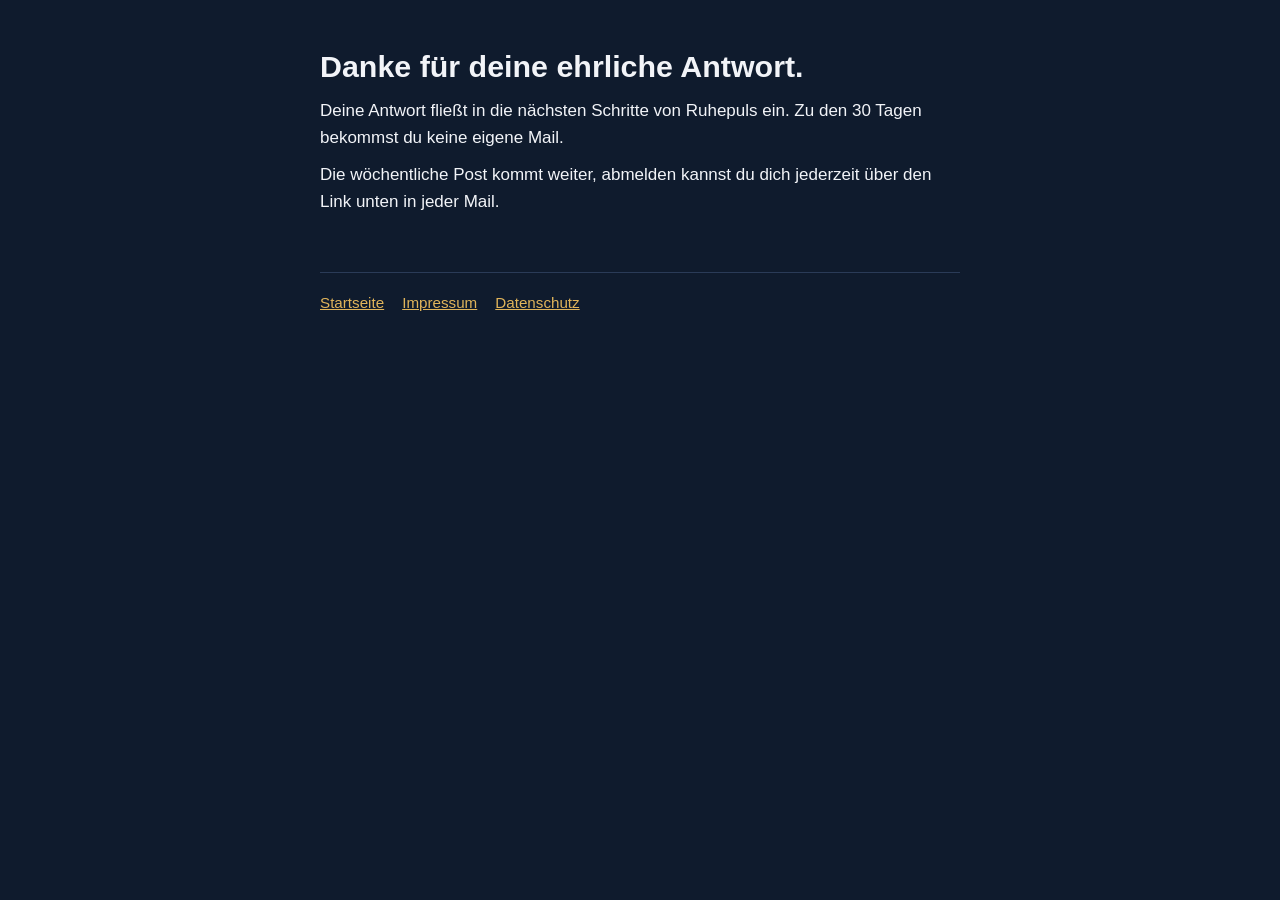
<file: danke/nein-woche/index.html>
<!doctype html><html lang="de"><head><meta charset="utf-8"><meta name="viewport" content="width=device-width,initial-scale=1"><title>Danke · Ruhepuls</title><meta name="robots" content="noindex,nofollow"><link rel="stylesheet" href="../../style.css"></head><body><main>
<!-- Danke-Seite nach dem Klick in Mail 8 („Tag 8“, Frage zu den 30 Tagen). Texte:
     Abteilung Recht 28.09.2026 (Umbau 7 Tage), Abschnitt 4, Fassung MIT Gruppen
     (R2: „30 Tage – Bescheid“ / „30 Tage – Nein“ in MailerLite). Kein Formular,
     kein Skript, kein Zaehler. Geprueft: pruefe-check.py, Zweig x. -->
<h1>Danke für deine ehrliche Antwort.</h1>
<p>Deine Antwort fließt in die nächsten Schritte von Ruhepuls ein. Zu den 30 Tagen bekommst du keine eigene Mail.</p>
<p>Die wöchentliche Post kommt weiter, abmelden kannst du dich jederzeit über den Link unten in jeder Mail.</p>
<footer><a href="../../index.html">Startseite</a><a href="../../impressum.html">Impressum</a><a href="../../datenschutz.html">Datenschutz</a></footer>
</main></body></html>
</file>
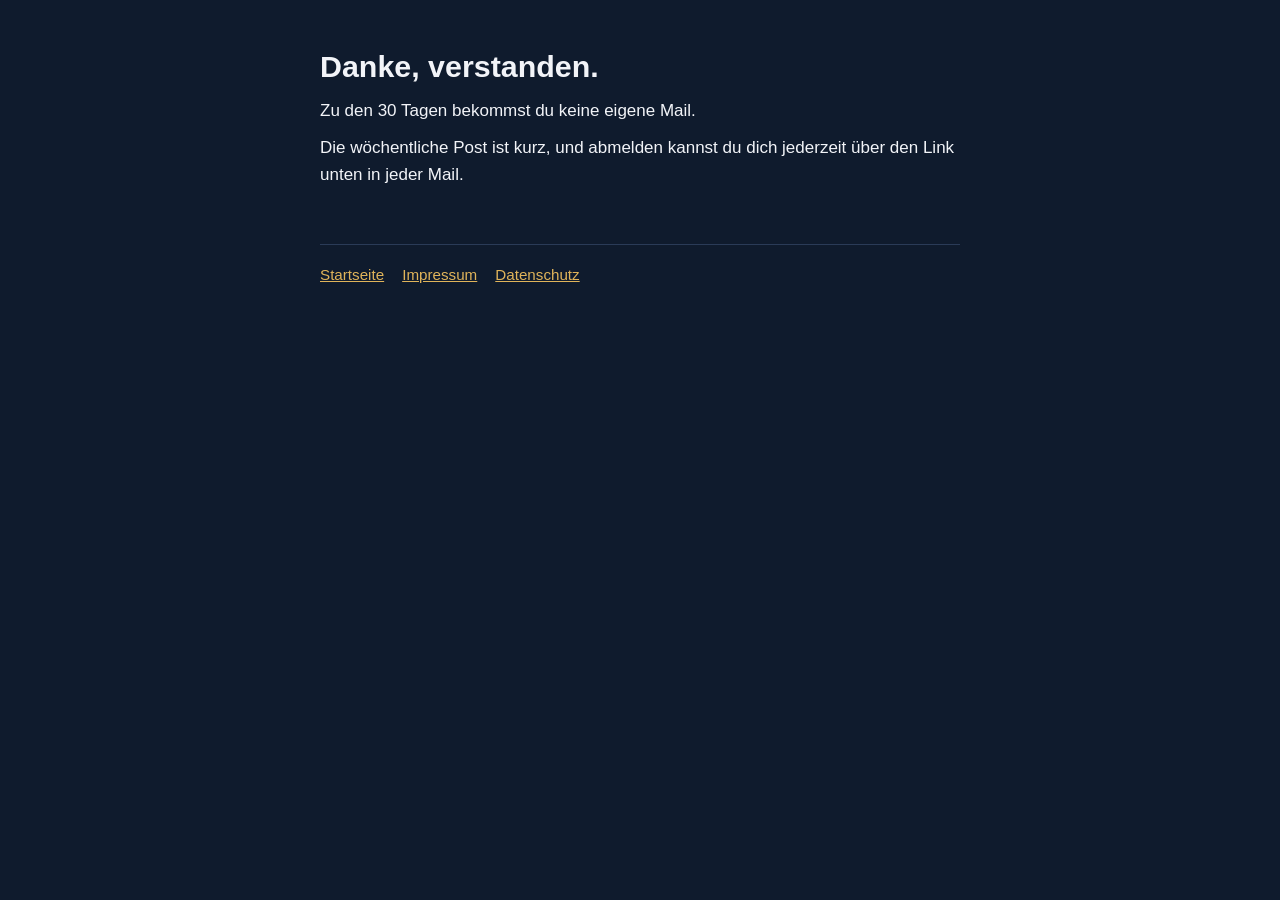
<file: danke/nein-zeit/index.html>
<!doctype html><html lang="de"><head><meta charset="utf-8"><meta name="viewport" content="width=device-width,initial-scale=1"><title>Danke · Ruhepuls</title><meta name="robots" content="noindex,nofollow"><link rel="stylesheet" href="../../style.css"></head><body><main>
<!-- Danke-Seite nach dem Klick in Mail 8 („Tag 8“, Frage zu den 30 Tagen). Texte:
     Abteilung Recht 28.09.2026 (Umbau 7 Tage), Abschnitt 4, Fassung MIT Gruppen
     (R2: „30 Tage – Bescheid“ / „30 Tage – Nein“ in MailerLite). Kein Formular,
     kein Skript, kein Zaehler. Geprueft: pruefe-check.py, Zweig x. -->
<h1>Danke, verstanden.</h1>
<p>Zu den 30 Tagen bekommst du keine eigene Mail.</p>
<p>Die wöchentliche Post ist kurz, und abmelden kannst du dich jederzeit über den Link unten in jeder Mail.</p>
<footer><a href="../../index.html">Startseite</a><a href="../../impressum.html">Impressum</a><a href="../../datenschutz.html">Datenschutz</a></footer>
</main></body></html>
</file>
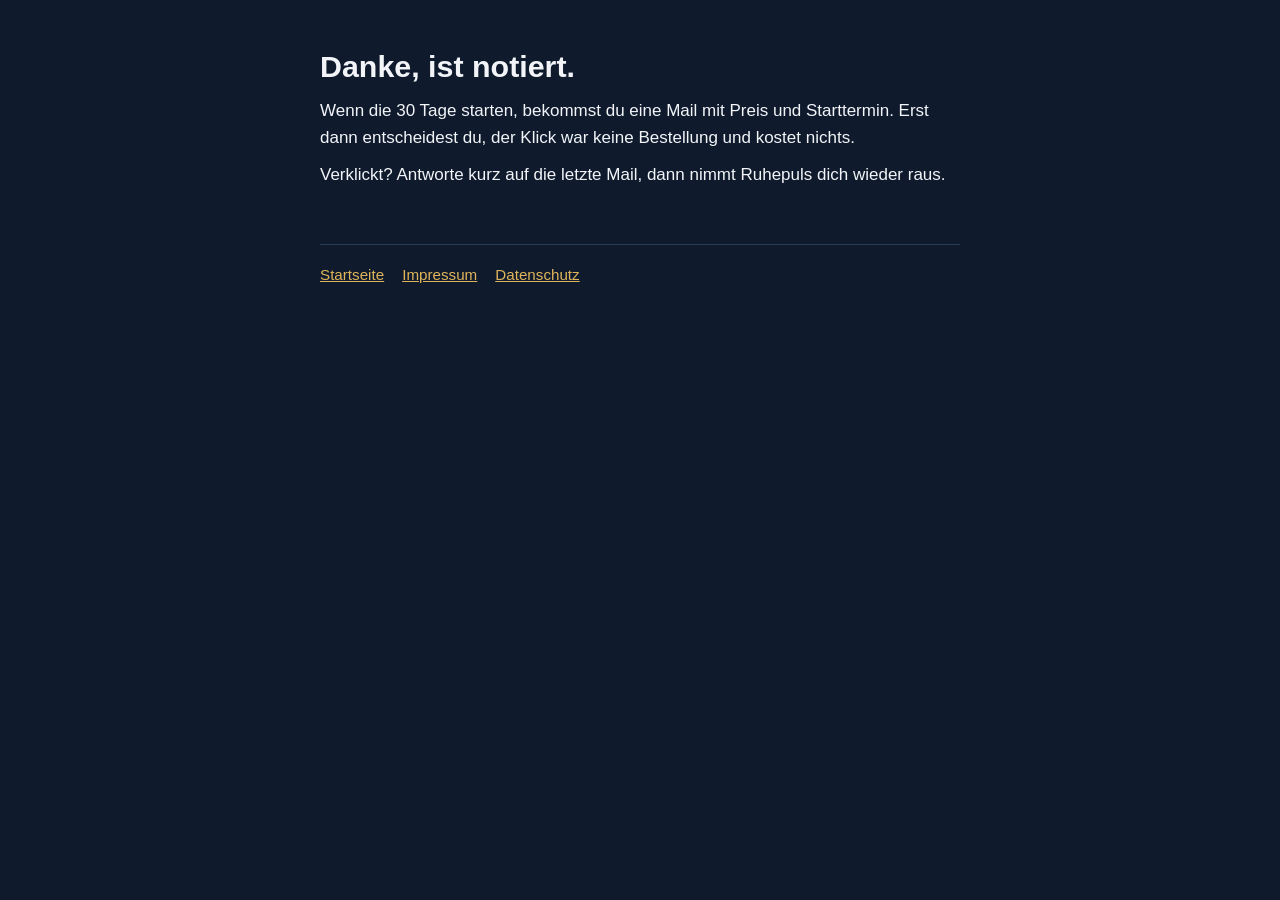
<file: danke/preis/index.html>
<!doctype html><html lang="de"><head><meta charset="utf-8"><meta name="viewport" content="width=device-width,initial-scale=1"><title>Danke · Ruhepuls</title><meta name="robots" content="noindex,nofollow"><link rel="stylesheet" href="../../style.css"></head><body><main>
<!-- Danke-Seite nach dem Klick in Mail 8 (Frage zu den 30 Tagen). Fassung 3 der
     7 Tage (Liam 28.09.2026, ~22:15): Gruppe „30 Tage – Preis“, bekommt die Start-Mail mit Preis wie „Bescheid“. Text nach /danke/bescheid/ (Recht 28.09., Abschnitt 4). Kein Formular, kein Skript, kein Zaehler. Geprueft: pruefe-check.py, Zweig x. -->
<h1>Danke, ist notiert.</h1>
<p>Wenn die 30 Tage starten, bekommst du eine Mail mit Preis und Starttermin. Erst dann entscheidest du, der Klick war keine Bestellung und kostet nichts.</p>
<p>Verklickt? Antworte kurz auf die letzte Mail, dann nimmt Ruhepuls dich wieder raus.</p>
<footer><a href="../../index.html">Startseite</a><a href="../../impressum.html">Impressum</a><a href="../../datenschutz.html">Datenschutz</a></footer>
</main></body></html>
</file>
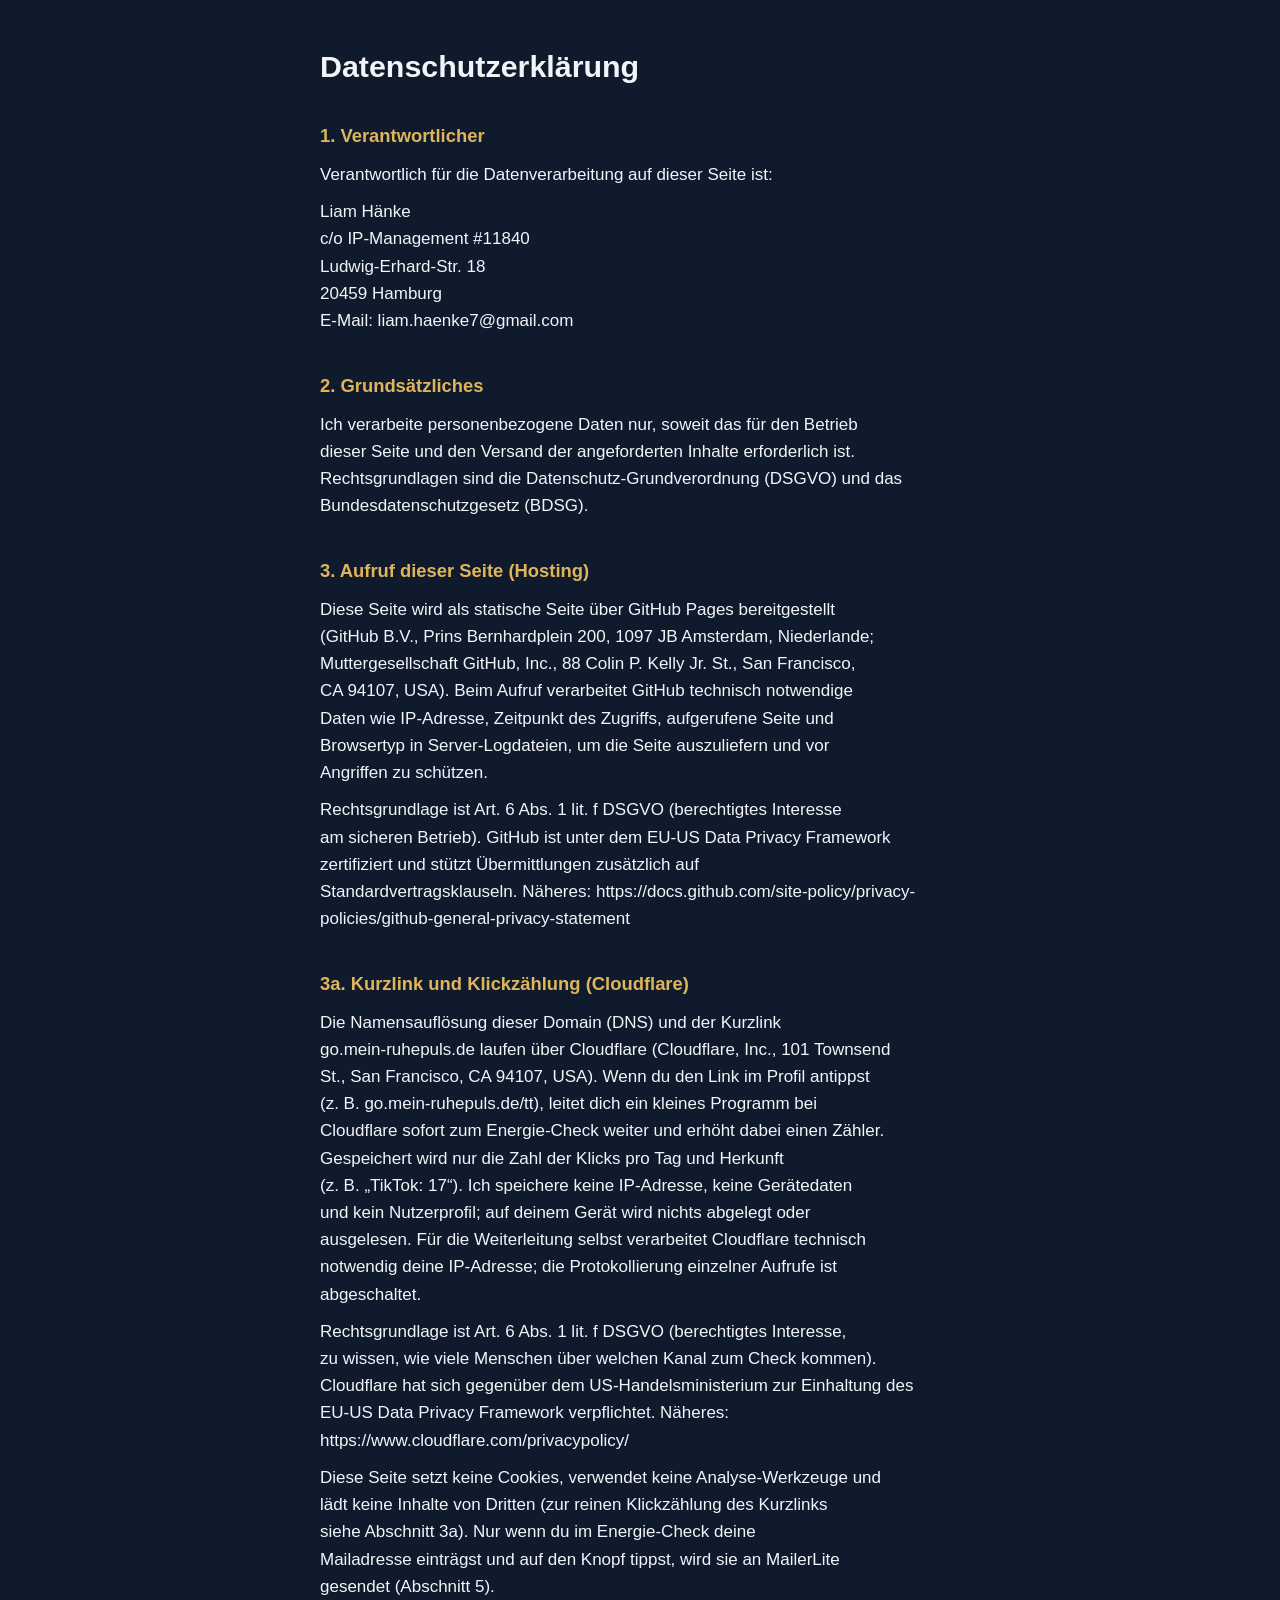
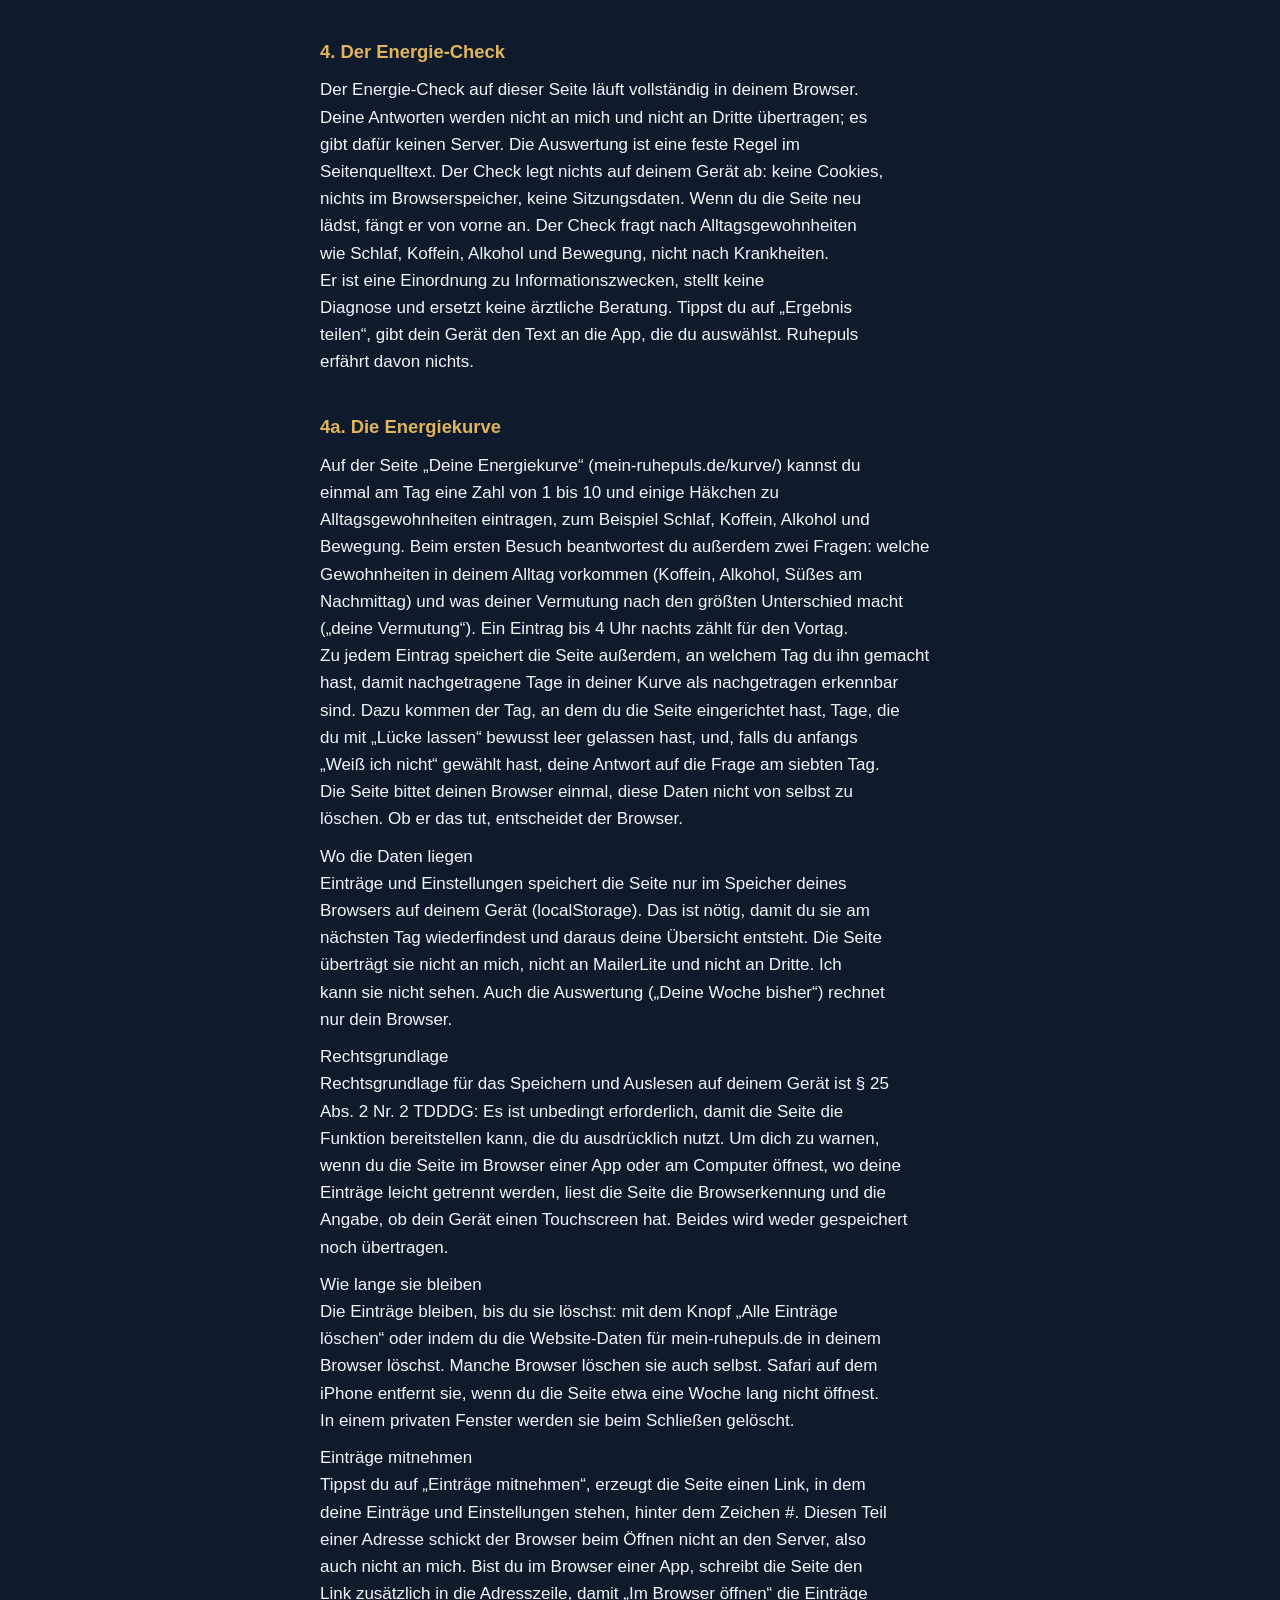
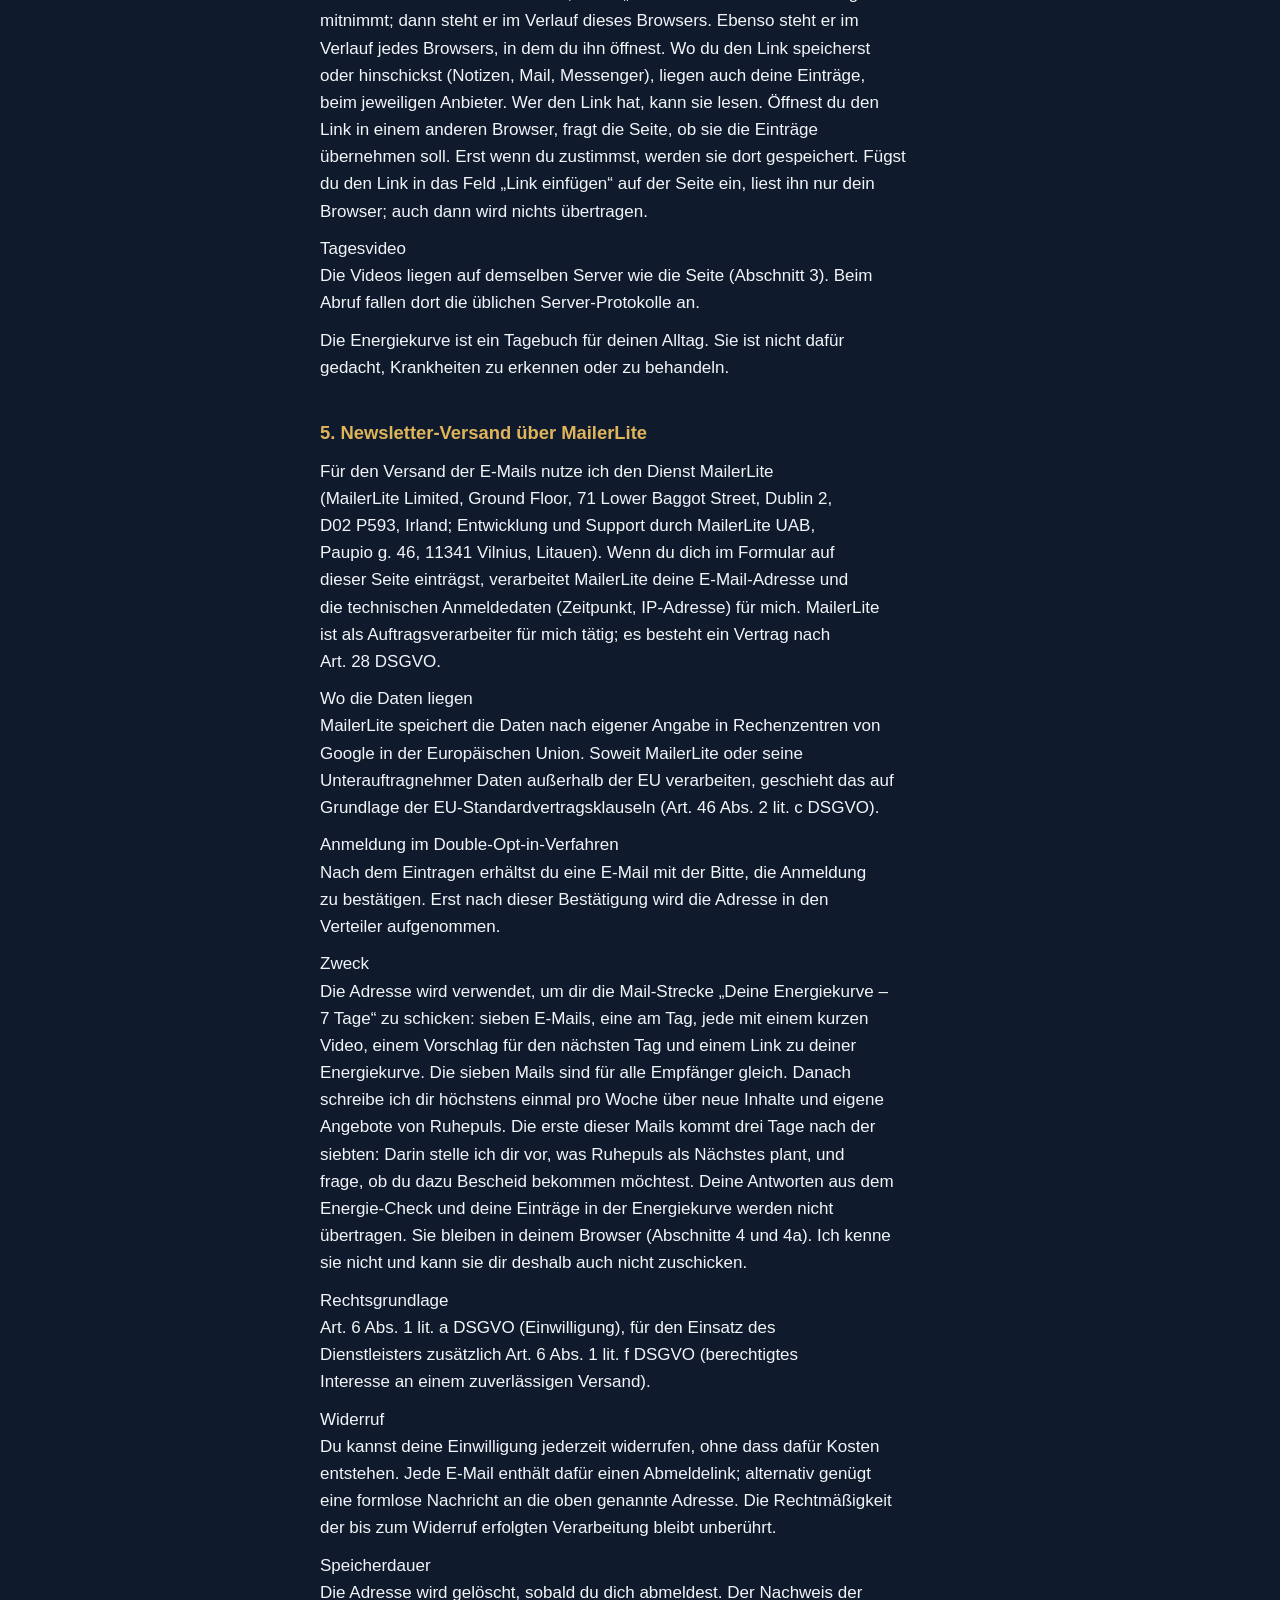
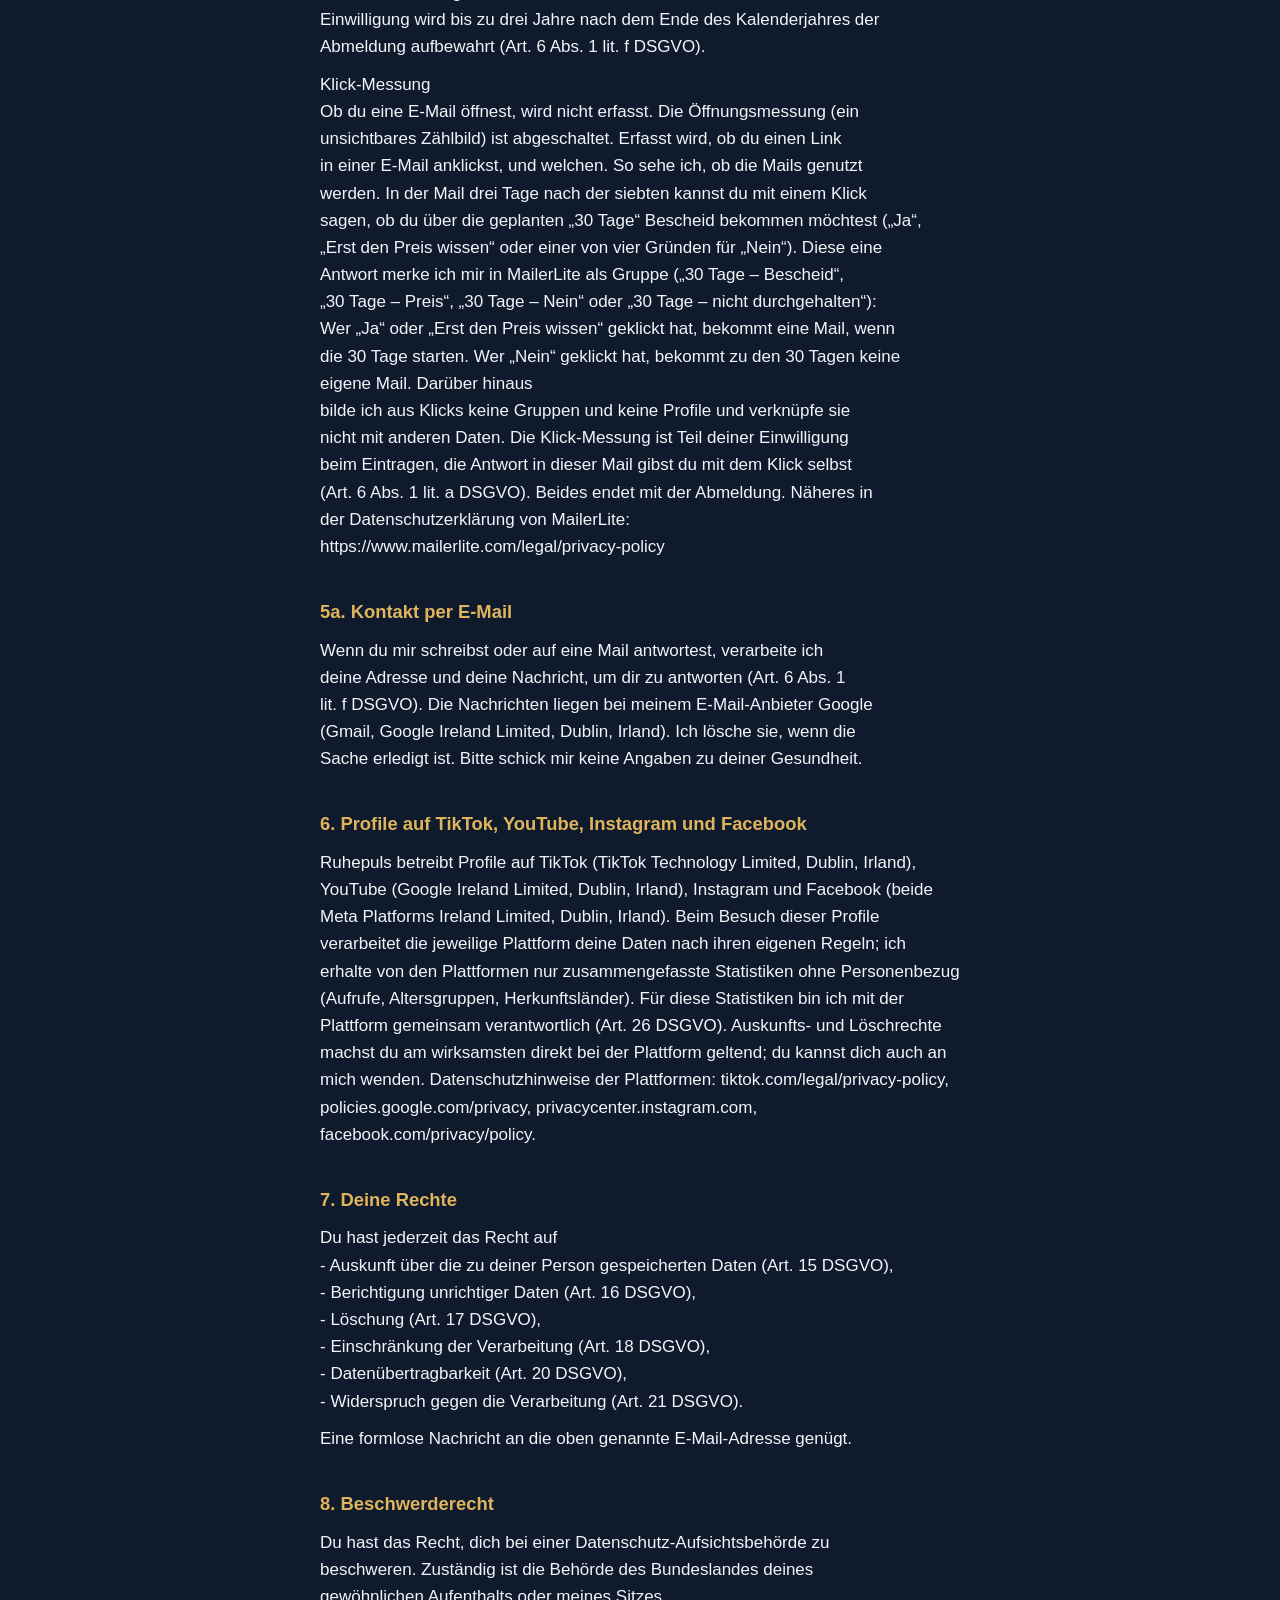
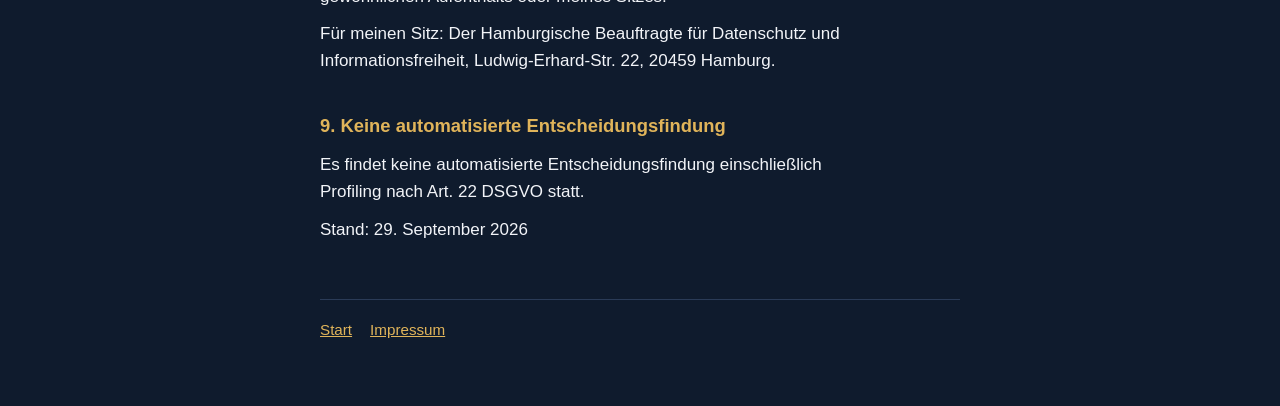
<file: datenschutz.html>
<!doctype html><html lang="de"><head><meta charset="utf-8"><meta name="viewport" content="width=device-width,initial-scale=1"><title>Datenschutzerklärung — Ruhepuls</title><link rel="stylesheet" href="style.css"></head><body><main class="legal">
<h1>Datenschutzerklärung</h1>
<h2>1. Verantwortlicher</h2>
<p>Verantwortlich für die Datenverarbeitung auf dieser Seite ist:</p>
<p>Liam Hänke
c/o IP-Management #11840
Ludwig-Erhard-Str. 18
20459 Hamburg
E-Mail: liam.haenke7@gmail.com</p>
<h2>2. Grundsätzliches</h2>
<p>Ich verarbeite personenbezogene Daten nur, soweit das für den Betrieb
dieser Seite und den Versand der angeforderten Inhalte erforderlich ist.
Rechtsgrundlagen sind die Datenschutz-Grundverordnung (DSGVO) und das
Bundesdatenschutzgesetz (BDSG).</p>
<h2>3. Aufruf dieser Seite (Hosting)</h2>
<p>Diese Seite wird als statische Seite über GitHub Pages bereitgestellt
(GitHub B.V., Prins Bernhardplein 200, 1097 JB Amsterdam, Niederlande;
Muttergesellschaft GitHub, Inc., 88 Colin P. Kelly Jr. St., San Francisco,
CA 94107, USA). Beim Aufruf verarbeitet GitHub technisch notwendige
Daten wie IP-Adresse, Zeitpunkt des Zugriffs, aufgerufene Seite und
Browsertyp in Server-Logdateien, um die Seite auszuliefern und vor
Angriffen zu schützen.</p>
<p>Rechtsgrundlage ist Art. 6 Abs. 1 lit. f DSGVO (berechtigtes Interesse
am sicheren Betrieb). GitHub ist unter dem EU-US Data Privacy Framework
zertifiziert und stützt Übermittlungen zusätzlich auf
Standardvertragsklauseln. Näheres: https://docs.github.com/site-policy/privacy-policies/github-general-privacy-statement</p>
<h2>3a. Kurzlink und Klickzählung (Cloudflare)</h2>
<p>Die Namensauflösung dieser Domain (DNS) und der Kurzlink
go.mein-ruhepuls.de laufen über Cloudflare (Cloudflare, Inc., 101 Townsend
St., San Francisco, CA 94107, USA). Wenn du den Link im Profil antippst
(z. B. go.mein-ruhepuls.de/tt), leitet dich ein kleines Programm bei
Cloudflare sofort zum Energie-Check weiter und erhöht dabei einen Zähler.
Gespeichert wird nur die Zahl der Klicks pro Tag und Herkunft
(z. B. „TikTok: 17“). Ich speichere keine IP-Adresse, keine Gerätedaten
und kein Nutzerprofil; auf deinem Gerät wird nichts abgelegt oder
ausgelesen. Für die Weiterleitung selbst verarbeitet Cloudflare technisch
notwendig deine IP-Adresse; die Protokollierung einzelner Aufrufe ist
abgeschaltet.</p>
<p>Rechtsgrundlage ist Art. 6 Abs. 1 lit. f DSGVO (berechtigtes Interesse,
zu wissen, wie viele Menschen über welchen Kanal zum Check kommen).
Cloudflare hat sich gegenüber dem US-Handelsministerium zur Einhaltung des
EU-US Data Privacy Framework verpflichtet. Näheres:
https://www.cloudflare.com/privacypolicy/</p>
<!-- Recht 24.09.2026, G12, woertlich. -->
<p>Diese Seite setzt keine Cookies, verwendet keine Analyse-Werkzeuge und
lädt keine Inhalte von Dritten (zur reinen Klickzählung des Kurzlinks
siehe Abschnitt 3a). Nur wenn du im Energie-Check deine
Mailadresse einträgst und auf den Knopf tippst, wird sie an MailerLite
gesendet (Abschnitt 5).</p>
<!-- Abschnitt „Bezug der Sammlung und weitere E-Mails“ (Gumroad):
     ausgeblendet am 21.09.2026, weil es kein Produkt und keinen
     Gumroad-Verkauf gibt. Eine Datenschutzerklaerung darf keine
     Verarbeitung beschreiben, die es nicht gibt (Art. 12 Abs. 1 DSGVO).
     Kommt mit dem Produkt zurueck — dann neu durchnummerieren.

<h2>X. Bezug der Sammlung und weitere E-Mails</h2>
<p>Wenn du die Sammlung „Was die Forschung wirklich über Schlaf sagt&quot;
über Gumroad beziehst, wird deine E-Mail-Adresse für die Zusendung des
Downloads benötigt (Vertragserfüllung, Art. 6 Abs. 1 lit. b DSGVO).
Weitere E-Mails von mir bekommst du nur, wenn du dem gesondert
zugestimmt hast.</p>
<p>Anmeldung im Double-Opt-in-Verfahren
Nach der Eintragung erhältst du eine E-Mail mit der Bitte, die Anmeldung
zu bestätigen. Erst nach dieser Bestätigung wird die Adresse in den
Verteiler aufgenommen. So ist sichergestellt, dass niemand fremde
Adressen einträgt.</p>
<p>Protokollierung
Zum Nachweis der Einwilligung speichere ich den Zeitpunkt der Anmeldung,
den Zeitpunkt der Bestätigung und die dabei verwendete IP-Adresse.</p>
<p>Zweck
Die Adresse wird verwendet, um dir die angeforderte Sammlung zuzusenden
und dich künftig über Inhalte von Ruhepuls zu informieren.</p>
<p>Rechtsgrundlage
Art. 6 Abs. 1 lit. a DSGVO (Einwilligung).</p>
<p>Widerruf
Du kannst deine Einwilligung jederzeit widerrufen, ohne dass dafür Kosten
entstehen. Jede E-Mail enthält dafür einen Abmeldelink. Alternativ genügt
eine formlose Nachricht an die oben genannte Adresse. Die Rechtmäßigkeit
der bis zum Widerruf erfolgten Verarbeitung bleibt unberührt.</p>
<p>Speicherdauer
Die Daten werden gelöscht, sobald du dich abmeldest. Der Nachweis der
Einwilligung wird bis zu drei Jahre nach dem Ende des Kalenderjahres der
Abmeldung aufbewahrt, um im Streitfall die ursprünglich erteilte
Einwilligung belegen zu können (Art. 6 Abs. 1 lit. f DSGVO).</p>
-->
<!-- Abschnitte 4 und 4a: Wortlaut aus „(C) Abteilung Produkt & Text —
     Energie-Check, 7 Tage, Tag-7-Angebot (24.09.2026)“, Abschnitt 2.5.
     Anwaltsfrage (M7): traegt § 25 Abs. 2 Nr. 2 TDDDG die Speicherung ohne
     Einwilligung? Abschnitt 4, Satz „fragt nach Alltagsgewohnheiten …“:
     Umbau 24.09. abends (U1, Warnzeichen-Frage entfernt). -->
<h2>4. Der Energie-Check</h2>
<p>Der Energie-Check auf dieser Seite läuft vollständig in deinem Browser.
Deine Antworten werden nicht an mich und nicht an Dritte übertragen; es
gibt dafür keinen Server. Die Auswertung ist eine feste Regel im
Seitenquelltext. Der Check legt nichts auf deinem Gerät ab: keine Cookies,
nichts im Browserspeicher, keine Sitzungsdaten. Wenn du die Seite neu
lädst, fängt er von vorne an. Der Check fragt nach Alltagsgewohnheiten
wie Schlaf, Koffein, Alkohol und Bewegung, nicht nach Krankheiten.
Er ist eine Einordnung zu Informationszwecken, stellt keine
Diagnose und ersetzt keine ärztliche Beratung. Tippst du auf „Ergebnis
teilen“, gibt dein Gerät den Text an die App, die du auswählst. Ruhepuls
erfährt davon nichts.</p>
<!-- Abschnitt 4a: Abteilung Recht 28.09.2026 (Umbau 7 Tage), Abschnitt 2a, R3.
     Angepasst: Adresszeile nur im Browser einer App (O7, Technik in kurve.js).
     Der Satz „Die Links in meinen Mails … sind für alle gleich und verraten der
     Seite nicht, wer du bist“ ist bewusst NICHT drin, bis O10 geprueft ist
     (Testmail: haengt MailerLite ml_subscriber/UTM an den Link?). -->
<h2>4a. Die Energiekurve</h2>
<p>Auf der Seite „Deine Energiekurve“ (mein-ruhepuls.de/kurve/) kannst du
einmal am Tag eine Zahl von 1 bis 10 und einige Häkchen zu
Alltagsgewohnheiten eintragen, zum Beispiel Schlaf, Koffein, Alkohol und
Bewegung. Beim ersten Besuch beantwortest du außerdem zwei Fragen: welche
Gewohnheiten in deinem Alltag vorkommen (Koffein, Alkohol, Süßes am
Nachmittag) und was deiner Vermutung nach den größten Unterschied macht
(„deine Vermutung“). Ein Eintrag bis 4 Uhr nachts zählt für den Vortag.
Zu jedem Eintrag speichert die Seite außerdem, an welchem Tag du ihn gemacht
hast, damit nachgetragene Tage in deiner Kurve als nachgetragen erkennbar
sind. Dazu kommen der Tag, an dem du die Seite eingerichtet hast, Tage, die
du mit „Lücke lassen“ bewusst leer gelassen hast, und, falls du anfangs
„Weiß ich nicht“ gewählt hast, deine Antwort auf die Frage am siebten Tag.
Die Seite bittet deinen Browser einmal, diese Daten nicht von selbst zu
löschen. Ob er das tut, entscheidet der Browser.</p>
<p>Wo die Daten liegen
Einträge und Einstellungen speichert die Seite nur im Speicher deines
Browsers auf deinem Gerät (localStorage). Das ist nötig, damit du sie am
nächsten Tag wiederfindest und daraus deine Übersicht entsteht. Die Seite
überträgt sie nicht an mich, nicht an MailerLite und nicht an Dritte. Ich
kann sie nicht sehen. Auch die Auswertung („Deine Woche bisher“) rechnet
nur dein Browser.</p>
<p>Rechtsgrundlage
Rechtsgrundlage für das Speichern und Auslesen auf deinem Gerät ist § 25
Abs. 2 Nr. 2 TDDDG: Es ist unbedingt erforderlich, damit die Seite die
Funktion bereitstellen kann, die du ausdrücklich nutzt. Um dich zu warnen,
wenn du die Seite im Browser einer App oder am Computer öffnest, wo deine
Einträge leicht getrennt werden, liest die Seite die Browserkennung und die
Angabe, ob dein Gerät einen Touchscreen hat. Beides wird weder gespeichert
noch übertragen.</p>
<p>Wie lange sie bleiben
Die Einträge bleiben, bis du sie löschst: mit dem Knopf „Alle Einträge
löschen“ oder indem du die Website-Daten für mein-ruhepuls.de in deinem
Browser löschst. Manche Browser löschen sie auch selbst. Safari auf dem
iPhone entfernt sie, wenn du die Seite etwa eine Woche lang nicht öffnest.
In einem privaten Fenster werden sie beim Schließen gelöscht.</p>
<p>Einträge mitnehmen
Tippst du auf „Einträge mitnehmen“, erzeugt die Seite einen Link, in dem
deine Einträge und Einstellungen stehen, hinter dem Zeichen #. Diesen Teil
einer Adresse schickt der Browser beim Öffnen nicht an den Server, also
auch nicht an mich. Bist du im Browser einer App, schreibt die Seite den
Link zusätzlich in die Adresszeile, damit „Im Browser öffnen“ die Einträge
mitnimmt; dann steht er im Verlauf dieses Browsers. Ebenso steht er im
Verlauf jedes Browsers, in dem du ihn öffnest. Wo du den Link speicherst
oder hinschickst (Notizen, Mail, Messenger), liegen auch deine Einträge,
beim jeweiligen Anbieter. Wer den Link hat, kann sie lesen. Öffnest du den
Link in einem anderen Browser, fragt die Seite, ob sie die Einträge
übernehmen soll. Erst wenn du zustimmst, werden sie dort gespeichert. Fügst
du den Link in das Feld „Link einfügen“ auf der Seite ein, liest ihn nur dein
Browser; auch dann wird nichts übertragen.</p>
<p>Tagesvideo
Die Videos liegen auf demselben Server wie die Seite (Abschnitt 3). Beim
Abruf fallen dort die üblichen Server-Protokolle an.</p>
<p>Die Energiekurve ist ein Tagebuch für deinen Alltag. Sie ist nicht dafür
gedacht, Krankheiten zu erkennen oder zu behandeln.</p>
<h2>5. Newsletter-Versand über MailerLite</h2>
<p>Für den Versand der E-Mails nutze ich den Dienst MailerLite
(MailerLite Limited, Ground Floor, 71 Lower Baggot Street, Dublin 2,
D02 P593, Irland; Entwicklung und Support durch MailerLite UAB,
Paupio g. 46, 11341 Vilnius, Litauen). Wenn du dich im Formular auf
dieser Seite einträgst, verarbeitet MailerLite deine E-Mail-Adresse und
die technischen Anmeldedaten (Zeitpunkt, IP-Adresse) für mich. MailerLite
ist als Auftragsverarbeiter für mich tätig; es besteht ein Vertrag nach
Art. 28 DSGVO.</p>
<!-- Abschnitt 5 „Wo die Daten liegen“: Recht 24.09.2026, Textvorschlag (a),
     woertlich (R1, G13). „Zweck“ und „Klick-Messung“: Recht 28.09.2026
     (Umbau 7 Tage), Abschnitt 2b, R2/R4, angepasst an die eigene Mail am
     Tag nach der siebten („Tag 8“) statt des 30-Tage-Absatzes in Mail 7. -->
<p>Wo die Daten liegen
MailerLite speichert die Daten nach eigener Angabe in Rechenzentren von
Google in der Europäischen Union. Soweit MailerLite oder seine
Unterauftragnehmer Daten außerhalb der EU verarbeiten, geschieht das auf
Grundlage der EU-Standardvertragsklauseln (Art. 46 Abs. 2 lit. c DSGVO).</p>
<p>Anmeldung im Double-Opt-in-Verfahren
Nach dem Eintragen erhältst du eine E-Mail mit der Bitte, die Anmeldung
zu bestätigen. Erst nach dieser Bestätigung wird die Adresse in den
Verteiler aufgenommen.</p>
<p>Zweck
Die Adresse wird verwendet, um dir die Mail-Strecke „Deine Energiekurve –
7 Tage“ zu schicken: sieben E-Mails, eine am Tag, jede mit einem kurzen
Video, einem Vorschlag für den nächsten Tag und einem Link zu deiner
Energiekurve. Die sieben Mails sind für alle Empfänger gleich. Danach
schreibe ich dir höchstens einmal pro Woche über neue Inhalte und eigene
Angebote von Ruhepuls. Die erste dieser Mails kommt drei Tage nach der
siebten: Darin stelle ich dir vor, was Ruhepuls als Nächstes plant, und
frage, ob du dazu Bescheid bekommen möchtest. Deine Antworten aus dem
Energie-Check und deine Einträge in der Energiekurve werden nicht
übertragen. Sie bleiben in deinem Browser (Abschnitte 4 und 4a). Ich kenne
sie nicht und kann sie dir deshalb auch nicht zuschicken.</p>
<p>Rechtsgrundlage
Art. 6 Abs. 1 lit. a DSGVO (Einwilligung), für den Einsatz des
Dienstleisters zusätzlich Art. 6 Abs. 1 lit. f DSGVO (berechtigtes
Interesse an einem zuverlässigen Versand).</p>
<p>Widerruf
Du kannst deine Einwilligung jederzeit widerrufen, ohne dass dafür Kosten
entstehen. Jede E-Mail enthält dafür einen Abmeldelink; alternativ genügt
eine formlose Nachricht an die oben genannte Adresse. Die Rechtmäßigkeit
der bis zum Widerruf erfolgten Verarbeitung bleibt unberührt.</p>
<p>Speicherdauer
Die Adresse wird gelöscht, sobald du dich abmeldest. Der Nachweis der
Einwilligung wird bis zu drei Jahre nach dem Ende des Kalenderjahres der
Abmeldung aufbewahrt (Art. 6 Abs. 1 lit. f DSGVO).</p>
<p>Klick-Messung
Ob du eine E-Mail öffnest, wird nicht erfasst. Die Öffnungsmessung (ein
unsichtbares Zählbild) ist abgeschaltet. Erfasst wird, ob du einen Link
in einer E-Mail anklickst, und welchen. So sehe ich, ob die Mails genutzt
werden. In der Mail drei Tage nach der siebten kannst du mit einem Klick
sagen, ob du über die geplanten „30 Tage“ Bescheid bekommen möchtest („Ja“,
„Erst den Preis wissen“ oder einer von vier Gründen für „Nein“). Diese eine
Antwort merke ich mir in MailerLite als Gruppe („30 Tage – Bescheid“,
„30 Tage – Preis“, „30 Tage – Nein“ oder „30 Tage – nicht durchgehalten“):
Wer „Ja“ oder „Erst den Preis wissen“ geklickt hat, bekommt eine Mail, wenn
die 30 Tage starten. Wer „Nein“ geklickt hat, bekommt zu den 30 Tagen keine
eigene Mail. Darüber hinaus
bilde ich aus Klicks keine Gruppen und keine Profile und verknüpfe sie
nicht mit anderen Daten. Die Klick-Messung ist Teil deiner Einwilligung
beim Eintragen, die Antwort in dieser Mail gibst du mit dem Klick selbst
(Art. 6 Abs. 1 lit. a DSGVO). Beides endet mit der Abmeldung. Näheres in
der Datenschutzerklärung von MailerLite:
https://www.mailerlite.com/legal/privacy-policy</p>
<!-- Abschnitt 5a: Recht 24.09.2026, G14, woertlich. Offen bleibt
     Anwaltsfrage g (privates Gmail-Konto geschaeftlich). -->
<h2>5a. Kontakt per E-Mail</h2>
<p>Wenn du mir schreibst oder auf eine Mail antwortest, verarbeite ich
deine Adresse und deine Nachricht, um dir zu antworten (Art. 6 Abs. 1
lit. f DSGVO). Die Nachrichten liegen bei meinem E-Mail-Anbieter Google
(Gmail, Google Ireland Limited, Dublin, Irland). Ich lösche sie, wenn die
Sache erledigt ist. Bitte schick mir keine Angaben zu deiner Gesundheit.</p>
<!-- Abschnitt „Bereitstellung der Sammlung über Gumroad“:
     ausgeblendet am 21.09.2026, gleicher Grund wie oben. Die
     Verweise darin auf „Abschnitt 4 und 6“ meinen die alten Nummern.

<h2>X. Bereitstellung der Sammlung über Gumroad</h2>
<p>Die Sammlung wird über die Plattform Gumroad bereitgestellt (Gumroad, Inc.,
San Francisco, USA; Kontakt: support@gumroad.com). Gumroad verkauft die
Sammlung im eigenen Namen (Merchant of Record) und ist für die Abwicklung
von Bestellung, Zahlung und Download eigenständig verantwortlich. Bei der
Bestellung erhebt Gumroad deine E-Mail-Adresse und, falls du einen Betrag
zahlst, deine Zahlungsdaten. Ich erhalte von Gumroad deine E-Mail-Adresse
und den Zeitpunkt der Bestellung.</p>
<p>Gumroad speichert Daten auf Servern in den Vereinigten Staaten. Für die
Übermittlung aus dem Europäischen Wirtschaftsraum stützt sich Gumroad auf
die von der Europäischen Kommission beschlossenen Standardvertragsklauseln
(Art. 46 Abs. 2 lit. c DSGVO). Näheres in der Datenschutzerklärung von
Gumroad: https://gumroad.com/privacy</p>
<p>Wenn du beim Bezug der Sammlung dem Erhalt weiterer E-Mails zugestimmt
hast (Abschnitt 4 und 6), verwende ich die von Gumroad übermittelte Adresse
dafür. Ohne diese Zustimmung erhältst du keine weiteren E-Mails.</p>
-->
<h2>6. Profile auf TikTok, YouTube, Instagram und Facebook</h2>
<p>Ruhepuls betreibt Profile auf TikTok (TikTok Technology Limited, Dublin, Irland), YouTube (Google Ireland Limited, Dublin, Irland), Instagram und Facebook (beide Meta Platforms Ireland Limited, Dublin, Irland). Beim Besuch dieser Profile verarbeitet die jeweilige Plattform deine Daten nach ihren eigenen Regeln; ich erhalte von den Plattformen nur zusammengefasste Statistiken ohne Personenbezug (Aufrufe, Altersgruppen, Herkunftsländer). Für diese Statistiken bin ich mit der Plattform gemeinsam verantwortlich (Art. 26 DSGVO). Auskunfts- und Löschrechte machst du am wirksamsten direkt bei der Plattform geltend; du kannst dich auch an mich wenden. Datenschutzhinweise der Plattformen: tiktok.com/legal/privacy-policy, policies.google.com/privacy, privacycenter.instagram.com, facebook.com/privacy/policy.</p>
<h2>7. Deine Rechte</h2>
<p>Du hast jederzeit das Recht auf
- Auskunft über die zu deiner Person gespeicherten Daten (Art. 15 DSGVO),
- Berichtigung unrichtiger Daten (Art. 16 DSGVO),
- Löschung (Art. 17 DSGVO),
- Einschränkung der Verarbeitung (Art. 18 DSGVO),
- Datenübertragbarkeit (Art. 20 DSGVO),
- Widerspruch gegen die Verarbeitung (Art. 21 DSGVO).</p>
<p>Eine formlose Nachricht an die oben genannte E-Mail-Adresse genügt.</p>
<h2>8. Beschwerderecht</h2>
<p>Du hast das Recht, dich bei einer Datenschutz-Aufsichtsbehörde zu
beschweren. Zuständig ist die Behörde des Bundeslandes deines
gewöhnlichen Aufenthalts oder meines Sitzes.</p>
<p>Für meinen Sitz: Der Hamburgische Beauftragte für Datenschutz und
Informationsfreiheit, Ludwig-Erhard-Str. 22, 20459 Hamburg.</p>
<h2>9. Keine automatisierte Entscheidungsfindung</h2>
<p>Es findet keine automatisierte Entscheidungsfindung einschließlich
Profiling nach Art. 22 DSGVO statt.</p>
<p>Stand: 29. September 2026</p>
<footer><a href="index.html">Start</a><a href="impressum.html">Impressum</a></footer>
</main></body></html>
</file>
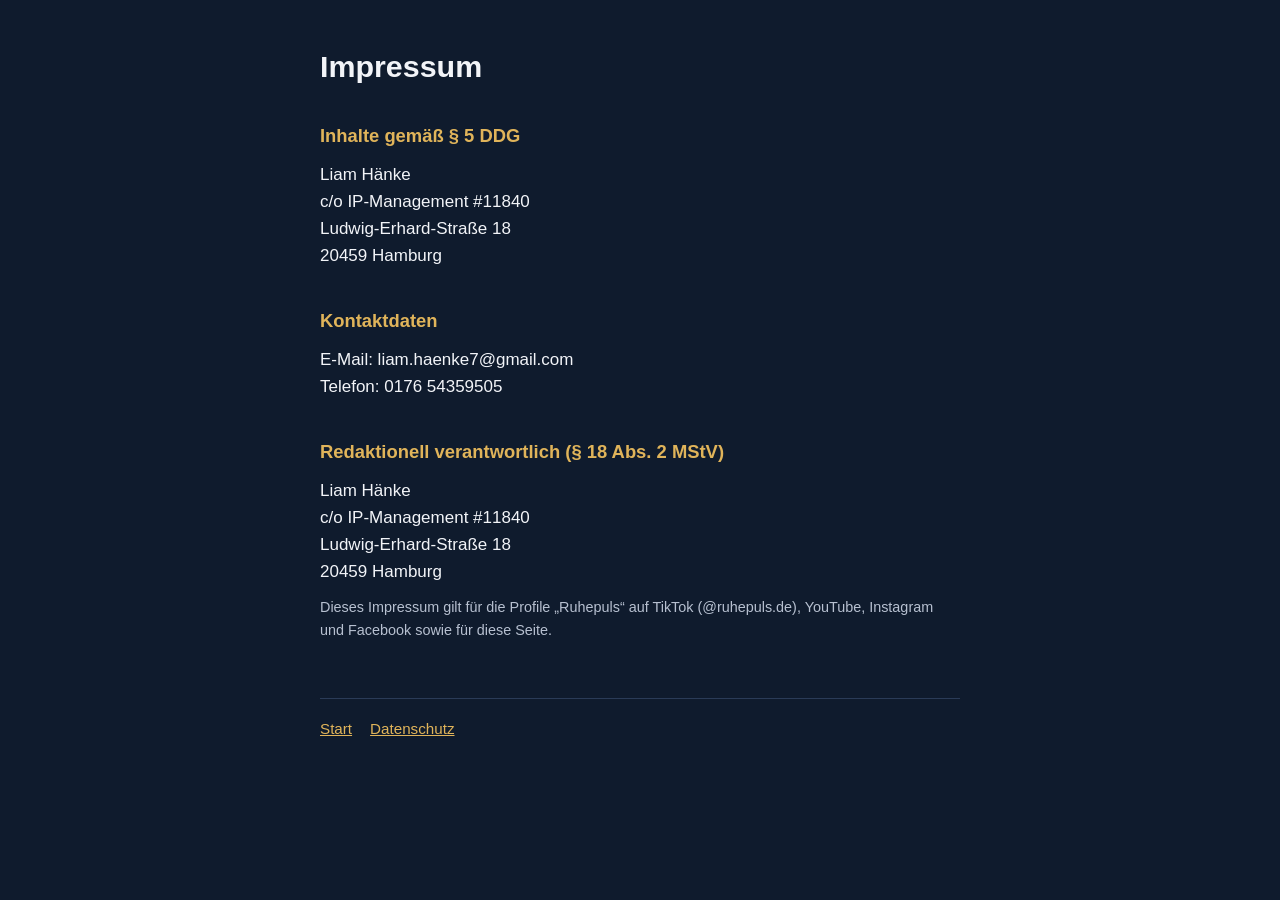
<file: impressum.html>
<!doctype html><html lang="de"><head><meta charset="utf-8"><meta name="viewport" content="width=device-width,initial-scale=1"><title>Impressum — Ruhepuls</title><link rel="stylesheet" href="style.css"></head><body><main class="legal">
<h1>Impressum</h1>
<h2>Inhalte gemäß § 5 DDG</h2>
<p>Liam Hänke
c/o IP-Management #11840
Ludwig-Erhard-Straße 18
20459 Hamburg</p>
<h2>Kontaktdaten</h2>
<p>E-Mail: liam.haenke7@gmail.com
Telefon: 0176 54359505</p>
<h2>Redaktionell verantwortlich (§ 18 Abs. 2 MStV)</h2>
<p>Liam Hänke
c/o IP-Management #11840
Ludwig-Erhard-Straße 18
20459 Hamburg</p>
<p class="small">Dieses Impressum gilt für die Profile „Ruhepuls“ auf TikTok (@ruhepuls.de), YouTube, Instagram und Facebook sowie für diese Seite.</p>
<footer><a href="index.html">Start</a><a href="datenschutz.html">Datenschutz</a></footer>
</main></body></html>
</file>
<file: style.css>
:root{color-scheme:light dark;--bg:#0f1b2d;--fg:#f2f4f8;--muted:#b7c0d0;--gold:#e0b45a;--card:#16243a}
*{box-sizing:border-box}body{margin:0;background:var(--bg);color:var(--fg);font:17px/1.6 -apple-system,BlinkMacSystemFont,"Segoe UI",Roboto,Helvetica,Arial,sans-serif}
main{max-width:680px;margin:0 auto;padding:48px 20px 64px}h1{font-size:1.9rem;line-height:1.2;margin:0 0 .4em}h2{font-size:1.15rem;margin:2em 0 .5em;color:var(--gold)}
p{margin:.6em 0}a{color:var(--gold)}.lead{color:var(--muted);font-size:1.05rem}
.btn{display:inline-block;background:var(--gold);color:#101820;text-decoration:none;font-weight:700;padding:14px 22px;border-radius:10px;margin:18px 0}
footer{margin-top:56px;padding-top:18px;border-top:1px solid #2a3b57;color:var(--muted);font-size:.95rem}footer a{margin-right:18px}
.legal p{white-space:pre-line}.small{font-size:.9rem;color:var(--muted)}
/* 30.09.2026 Beispiel-Ergebniskarte (Nutzen sichtbar statt nur beschrieben) */
.beispiel-karte{background:var(--card,#16233a);border:1px solid var(--gold);border-radius:12px;padding:12px 16px;margin:12px 0}
.beispiel-titel{margin:0 0 6px;font-size:.85rem;color:var(--muted);text-transform:uppercase;letter-spacing:.04em}
.beispiel-zeile{display:flex;justify-content:space-between;gap:12px;margin:4px 0}
.beispiel-zeile b{color:var(--gold);white-space:nowrap}
</file>
<file: check/check.css>
/* Energie-Check — eigene Regeln, baut auf ../style.css auf */
.check main{max-width:620px}
.fortschritt{height:6px;border-radius:3px;background:#22334f;overflow:hidden;margin:0 0 28px}
.fortschritt i{display:block;height:100%;width:0;background:var(--gold);transition:width .25s ease}
.zaehler{font-size:.85rem;color:var(--muted);letter-spacing:.04em;text-transform:uppercase;margin:0 0 6px}
.frage{font-size:1.45rem;line-height:1.3;margin:0 0 6px;font-weight:800;color:#fff}
.zusatz{color:var(--muted);font-size:.95rem;margin:0 0 20px}
.antworten{display:flex;flex-direction:column;gap:10px;margin:0 0 22px}
.antwort{display:flex;align-items:center;gap:14px;width:100%;text-align:left;background:#1c2d47;color:#e6eaf1;border:1px solid #3a5075;border-radius:12px;
  padding:15px 18px;font:inherit;font-size:1rem;font-weight:400;line-height:1.45;cursor:pointer;-webkit-tap-highlight-color:transparent}
.antwort::before{content:"";flex:0 0 18px;height:18px;border:2px solid var(--gold);border-radius:50%}
/* Handy: :hover bleibt nach dem Tippen am Finger haengen und markiert die Antwort der naechsten Frage an derselben Stelle (Liam 24.09.). Hover nur fuer echte Maus. */
@media (hover:hover) and (pointer:fine){.antwort:hover{border-color:var(--gold);background:#243a5c;color:#fff;outline:none}.antwort:hover::before{background:var(--gold);box-shadow:inset 0 0 0 3px #243a5c}}
.antwort:focus-visible{border-color:var(--gold);background:#243a5c;color:#fff;outline:none}
.antwort:focus-visible::before{background:var(--gold);box-shadow:inset 0 0 0 3px #243a5c}
.antwort:active{transform:scale(.99)}
.navi{display:flex;gap:14px;align-items:center;min-height:24px}
.link{background:none;border:none;color:var(--muted);font:inherit;font-size:.95rem;text-decoration:underline;cursor:pointer;padding:0}
.link:hover{color:var(--gold)}
/* Ergebnis */
.muster{background:var(--card);border:1px solid #2a3b57;border-left:4px solid var(--gold);border-radius:12px;padding:20px 20px 8px;margin:0 0 24px}
.muster > p{color:var(--muted)}
.muster h2{margin:0 0 .4em;color:var(--gold);font-size:1.3rem}
.regel{background:#1c2d47;border:1px solid #2f4466;border-radius:10px;padding:16px 16px 6px;margin:14px 0}
.regel h3{font-size:1.15rem;line-height:1.3;margin:0 0 .5em;color:#fff;font-weight:800}
.regel .bezug{margin:0 0 .7em;border-left:2px solid var(--gold);padding-left:12px;color:#9fb0c8;font-size:.88rem;font-style:italic}
.regel .tipp{margin:0 0 .8em;color:#e3e8f0;font-weight:400;font-size:1rem;line-height:1.6}
.regel .studie{color:#8193ad;font-size:.78rem;line-height:1.45;margin:0 0 .5em;overflow-wrap:break-word}
.regel .studie a{color:#8193ad;text-decoration:underline}
.regel .studie a:hover{color:var(--gold)}
.regel .videos{font-size:.9rem;margin:0 0 .6em;color:var(--muted)}
.regel .videos a{white-space:nowrap}
.regel .videos-titel{margin:0 0 .4em}
.regel .video-eigen{display:block;width:100%;max-width:300px;aspect-ratio:9/16;border-radius:10px;background:#000}
.regel .videos.kein{font-style:italic}
.mailblock{background:var(--card);border:1px dashed var(--gold);border-radius:12px;padding:20px;margin:28px 0}
.mailblock h2{margin-top:0}
.hinweis{font-size:.9rem;color:var(--muted);border-top:1px solid #2a3b57;padding-top:16px;margin-top:28px}
.teilen{display:flex;gap:12px;flex-wrap:wrap;margin:8px 0 0}
.btn.sekundaer{background:none;color:var(--gold);border:2px solid var(--gold)}
button.btn{font:inherit;font-weight:700;cursor:pointer;border:none}
.weg{display:none}
@media (max-width:400px){main{padding:28px 16px 48px}.frage{font-size:1.2rem}}
/* Mail-Formular */
.sr-only{position:absolute;width:1px;height:1px;padding:0;margin:-1px;overflow:hidden;clip:rect(0,0,0,0);border:0}
.mailform input[type=email]{width:100%;padding:14px;border-radius:10px;border:1px solid #3a5075;background:var(--bg);color:var(--fg);font:inherit;margin:4px 0 0}
.mailform input[type=email]:focus{border-color:var(--gold);outline:none}
.mailform .btn{width:100%;margin:12px 0 4px}
.mailform .btn:disabled{opacity:.6;cursor:default}
#mailDanke{border-left:4px solid var(--gold);padding:4px 0 4px 16px;margin:12px 0}
#mailDanke h3{margin:0 0 .3em;color:var(--gold)}
/* Energie-Check (24.09.2026) */
.zusatzliste{margin:0 0 20px;padding-left:20px;color:#d5dce8;font-size:.95rem}
.zusatzliste li{margin:6px 0}
.regel .stelle{margin:0 0 .6em;font-size:.78rem;color:#8193ad}
.regel .stelle summary{cursor:pointer;text-decoration:underline}
.regel .stelle p{margin:.4em 0 0;line-height:1.45;overflow-wrap:break-word}
/* Arzt-Kasten: abgesetzt, heller Hintergrund, kein Rot, kein Warnsymbol */
#hebelListe{margin:0 0 24px}
#hebelListe h2{margin-top:0}
#hebelListe ol{margin:8px 0 0;padding-left:22px}
#hebelListe li{margin:6px 0}
.ausserdem-regel{margin:10px 0}
.ausserdem-regel > summary{cursor:pointer;background:#1c2d47;border:1px solid #2f4466;border-radius:10px;padding:12px 16px;font-weight:700;color:#fff}
.ausserdem-regel[open] > summary{border-radius:10px 10px 0 0}
.ausserdem-regel > .regel{margin-top:0;border-top:none;border-radius:0 0 10px 10px}
#zumMailblock{margin:20px 0}
/* 24.09. Liam: "Fast geschafft" sah aus wie der Text davor. Deutlich abgesetzt. */
#mailDanke{background:rgba(232,176,75,.14);border:2px solid var(--gold);border-radius:12px;padding:18px 18px 8px;margin:14px 0}
#mailDanke h3{margin:0 0 10px;font-size:1.45rem;color:var(--gold)}
#mailDanke .haken{display:inline-block;width:1.6em;height:1.6em;line-height:1.6em;text-align:center;border-radius:50%;background:var(--gold);color:var(--bg);font-size:.9em;margin-right:6px}
#mailDanke p:first-of-type{color:#fff;font-weight:600}
.teilbild{margin:12px 0 0}.teilbild img{display:block;width:100%;max-width:300px;height:auto;border-radius:12px;border:1px solid #2a3b57;margin:8px 0}
/* 02.10.2026: Vorschau der Bestaetigungsmail + Schritte (seit 06.10. deutsch) */
.mailvorschau{display:block;background:#fff;color:#111;border-radius:10px;padding:12px 14px;margin:12px 0;max-width:340px;font-family:system-ui,sans-serif}
.mv-kopf{display:flex;flex-direction:column;font-size:.85em;border-bottom:1px solid #ddd;padding-bottom:6px;margin-bottom:10px}
.mv-kopf span{color:#555}
.mv-titel,.mv-knopf{display:block}
.mv-titel{font-weight:700;text-align:center;margin:4px 0 10px}
.mv-knopf{background:#09c269;color:#fff;font-weight:700;text-align:center;border-radius:6px;padding:10px}
#mailDanke .schritte{padding-left:1.3em;margin:8px 0}
#mailDanke .schritte li{margin:4px 0}
#postfachKnopf{display:block;text-align:center;margin:12px 0}
#postfachKnopf.weg{display:none}

/* 06.10.2026: Adresse aendern / Tippfehler-Vorschlag */
.linkknopf{background:none;border:0;padding:0;color:inherit;text-decoration:underline;font:inherit;cursor:pointer}
#mailAn{word-break:break-all}
.mailan{margin:6px 0 4px}
.btn-zweit{display:block;width:100%;background:transparent;color:inherit;border:1.5px solid currentColor;border-radius:10px;padding:10px;font:inherit;font-weight:700;cursor:pointer;margin:4px 0 12px}
</file>
<file: kurve/kurve.css>
/* Deine Energiekurve — baut auf ../style.css auf */
.kurve main{max-width:620px}
.weg{display:none}
.sr-only{position:absolute;width:1px;height:1px;padding:0;margin:-1px;overflow:hidden;clip:rect(0,0,0,0);border:0}
.fortschritt-zeile{color:var(--muted);font-size:.95rem;letter-spacing:.02em;margin:0 0 14px;white-space:pre}
.fortschritt-zeile .punkte{color:var(--gold);letter-spacing:.1em}
.t2{background:var(--card);border-left:4px solid var(--gold);border-radius:8px;padding:10px 14px;font-weight:700}
.fehler{color:#ffd9a0;font-weight:700}
.meldung{background:var(--card);border:1px solid #2a3b57;border-radius:12px;padding:14px 16px}
.eintrag{background:var(--card);border:1px solid #2a3b57;border-radius:12px;padding:18px;margin:18px 0 28px}
.eintrag h2{margin:0 0 .6em;color:#fff;font-size:1.2rem}
.skala{display:grid;grid-template-columns:repeat(10,1fr);gap:6px}
.stufe{font:inherit;font-weight:700;padding:12px 0;border-radius:8px;border:1px solid #3a5075;background:#1c2d47;color:#e6eaf1;cursor:pointer}
.stufe:hover,.stufe:focus-visible{border-color:var(--gold);outline:none}
.stufe.an{background:var(--gold);color:#101820;border-color:var(--gold)}
.skala-legende{display:flex;justify-content:space-between;gap:12px;font-size:.8rem;color:var(--muted);margin:6px 0 18px}
.frage-haken{margin:0 0 8px}
fieldset{border:1px solid #2f4466;border-radius:10px;margin:10px 0;padding:8px 14px 10px}
legend{color:var(--gold);font-size:.9rem;padding:0 6px}
fieldset label{display:flex;gap:10px;align-items:flex-start;margin:8px 0;line-height:1.4;cursor:pointer}
fieldset input{margin-top:.25em;width:18px;height:18px;flex:0 0 18px;accent-color:#e0b45a}
button.btn{font:inherit;font-weight:700;cursor:pointer;border:none}
.btn.sekundaer{background:none;color:var(--gold);border:2px solid var(--gold)}
.btn.klein{padding:6px 14px;margin:0 0 0 8px}
.link{background:none;border:none;color:var(--gold);font:inherit;text-decoration:underline;cursor:pointer;padding:0}
.diagramm{margin:8px 0}
.kurve-svg{width:100%;height:auto;display:block}
.kurve-svg .gitter{stroke:#2a3b57;stroke-width:1}
.kurve-svg .achse{fill:#b7c0d0;font-size:13px}
.kurve-svg .achse.klein{font-size:11px}
.kurve-svg .achse.titel{font-size:12px}
.kurve-svg .luecke{font-style:italic}
.kurve-svg .linie{stroke:#e0b45a;stroke-width:3}
.kurve-svg .punkt{fill:#e0b45a}
.kurve-svg .wert{fill:#f2f4f8;font-size:13px;font-weight:700}
.ergebnis-karte{background:var(--card);border:1px solid #2a3b57;border-left:4px solid var(--gold);border-radius:12px;padding:16px 18px;margin:18px 0}
.ergebnis-karte h2{margin:0 0 .5em}
.ergebnis-satz{font-size:1.1rem;line-height:1.5;color:var(--fg);margin:0}
.ergebnis-vorsicht{font-size:.85rem;color:var(--muted);margin:.9em 0 0}
.ergebnis-karte h3,.tipp-block h3{font-size:1rem;color:#fff;margin:1.2em 0 .4em}
.ergebnis-satz + .ergebnis-satz{margin-top:.5em}
.tag-block{margin:14px 0 0}
.tag-block p{margin:.2em 0}
.tag-kopf{font-weight:700}
.geschafft-liste{padding-left:20px;margin:.3em 0}
.geschafft-liste li{margin:6px 0;line-height:1.4}
.tipp-block{border-top:1px solid #2a3b57;margin-top:16px;padding-top:4px}
/* 28.09.: Einrichtung — drei Schalter, Standard Ja */
.schalter-zeile{justify-content:space-between;align-items:center}
.schalter-feld{display:flex;align-items:center;gap:8px;flex:0 0 auto}
.schalter-stand{font-size:.9rem;color:var(--muted);min-width:2.4em;text-align:right}
fieldset input[role=switch]{appearance:none;-webkit-appearance:none;width:48px;height:28px;flex:0 0 48px;margin:0;border-radius:14px;background:#3a5075;position:relative;cursor:pointer;transition:background .15s}
fieldset input[role=switch]::after{content:"";position:absolute;top:3px;left:3px;width:22px;height:22px;border-radius:50%;background:#e6eaf1;transition:left .15s}
fieldset input[role=switch]:checked{background:var(--gold)}
fieldset input[role=switch]:checked::after{left:23px}
fieldset input[role=switch]:focus-visible{outline:2px solid #fff;outline-offset:2px}
#einrichtung .btn{margin:12px 10px 0 0}
/* 28.09.: In-App-Browser, Einträge mitnehmen */
.warnkasten{background:#3a2a10;border:2px solid var(--gold);border-radius:12px;padding:12px 16px;margin:0 0 18px}
.warnkasten p{margin:.4em 0}
.btn.ohne-rand{margin:4px 0 0}
.eigene{margin-top:28px}
.eigene .btn{margin:10px 10px 0 0}
.link-feld{display:block;width:100%;font:inherit;font-size:.85rem;padding:10px;border-radius:8px;border:1px solid #3a5075;background:#1c2d47;color:#e6eaf1;margin:6px 0 0}
#mitnehmenBox label{display:block;margin-top:14px;font-weight:700}
#uebernehmen .btn{margin:10px 10px 0 0}
.hinweis{font-size:.9rem;color:var(--muted);border-top:1px solid #2a3b57;padding-top:16px;margin-top:28px}
.loeschen{margin:18px 0}
.loeschen .btn{margin:10px 10px 0 0}
@media (max-width:420px){main{padding:28px 16px 48px}.skala{grid-template-columns:repeat(5,1fr)}.fortschritt-zeile{white-space:normal}}

.tagesvideo{margin:0 0 18px}
.tagesvideo-titel{font-weight:700;margin:0 0 8px}
.tagesvideo video{display:block;width:100%;max-width:420px;aspect-ratio:1/1;border-radius:12px;background:#000}
/* Fassung 3 (28.09.): Erklärzeile unter einem Häkchen, grauer Ausnahme-Kasten */
fieldset label .hilfe{display:block;font-size:.8rem;color:var(--muted);margin-top:2px}
.ausnahme{background:#2b3038;border:1px solid #4a5160;border-radius:12px;padding:12px 16px;margin:0 0 18px;font-size:.92rem;color:#d5dae3}
.ausnahme p{margin:.4em 0}
.ausnahme-titel{font-weight:700;color:#fff}
/* Abnahme 28.09. (Technik): Tippziele mindestens 44 px (Tipp-Antworten, „Einstellungen ändern“, „Alle Einträge löschen“, „Für gestern eintragen“) */
fieldset label{min-height:44px}
button.link{min-height:44px;padding:0 4px}
/* 02.10.2026 (Bau „Kurve repariert“): Nachholen, Feld „Link einfügen“, nachgetragene Punkte */
.nachholen{background:var(--card);border:1px solid var(--gold);border-radius:12px;padding:14px 16px;margin:18px 0 0}
.nachholen h2{margin:0 0 .3em;color:#fff;font-size:1.15rem}
.nachholen + .eintrag{margin-top:10px}
.nachhol-wahl label{display:flex;gap:10px;align-items:center;min-height:44px;cursor:pointer}
.nachhol-wahl input{width:18px;height:18px;flex:0 0 18px;accent-color:#e0b45a;margin:0}
.eintrag-fuer{font-weight:700;color:var(--gold);margin:-.2em 0 .4em}
.schritte{margin:.4em 0;padding-left:22px}
.schritte li{margin:4px 0}
.feld-titel{display:block;margin-top:10px;font-weight:700}
#leerHinweis .btn{margin:10px 0 4px}
#vorherFrage .btn{margin:10px 10px 0 0}
.kurve-svg .punkt.nach{fill:var(--bg);stroke:#e0b45a;stroke-width:3}
</file>
